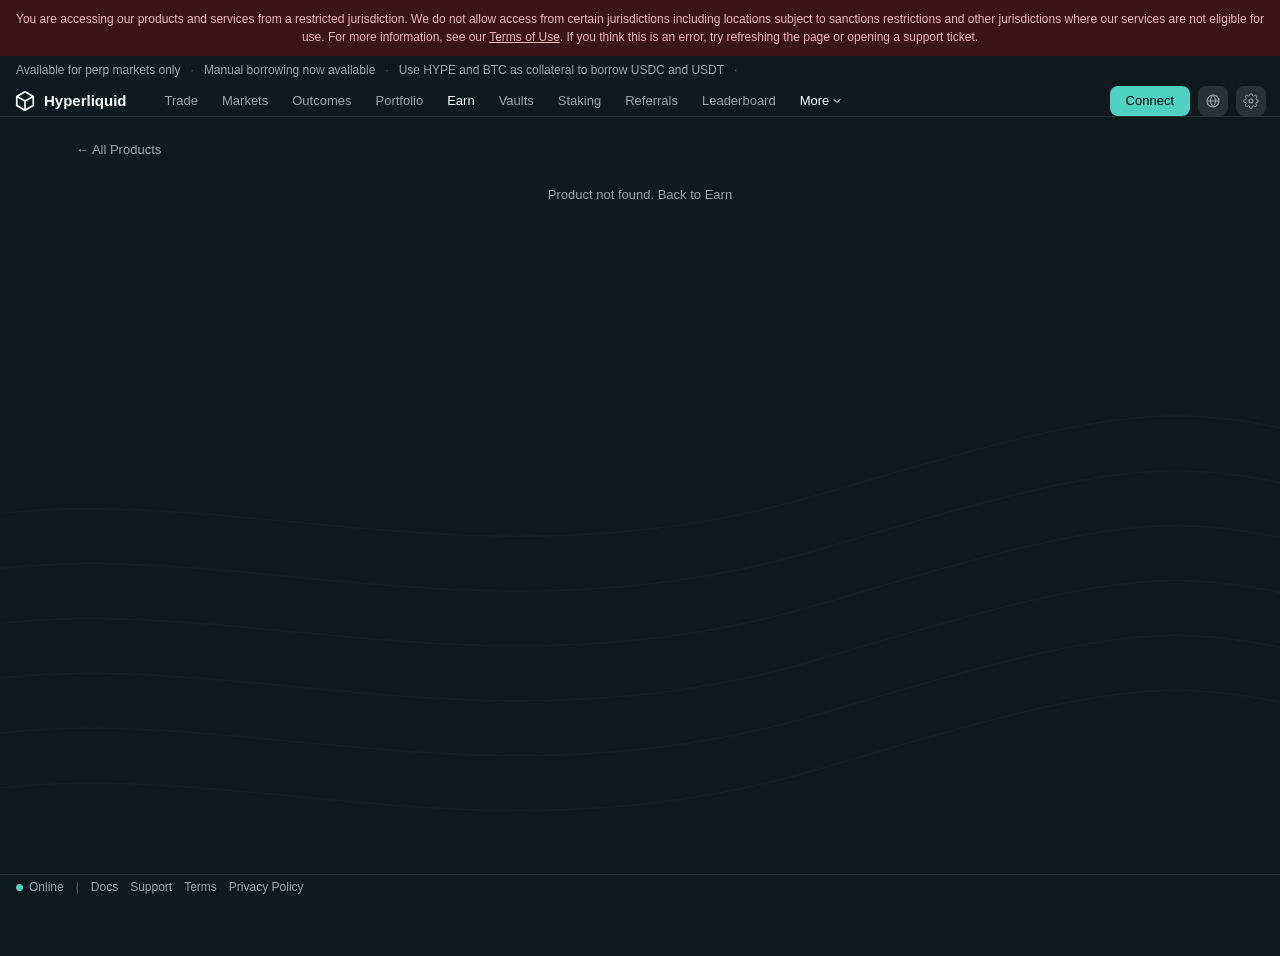
<file: earn-detail.html>
<!DOCTYPE html>
<html lang="en">
<head>
  <meta charset="UTF-8" />
  <meta name="viewport" content="width=device-width, initial-scale=1.0" />
  <title>Earn · Product | Hyperliquid</title>
  <meta name="description" content="Product yield, history and your position on Hyperliquid Earn." />
  <meta name="color-scheme" content="dark" />
  <link rel="stylesheet" href="css/style.css?v=11" />
</head>
<body class="page-scroll">
  <!-- Restricted-jurisdiction notice (site-wide banner on the original) -->
  <div class="geo-banner">
    You are accessing our products and services from a restricted jurisdiction. We do not allow access from certain jurisdictions including locations subject to sanctions restrictions and other jurisdictions where our services are not eligible for use. For more information, see our <a href="#">Terms of Use</a>. If you think this is an error, try refreshing the page or opening a support ticket.
  </div>
  <svg class="page-waves" viewBox="0 0 1400 900" preserveAspectRatio="xMidYMid slice" aria-hidden="true"><g fill="none" stroke="#1d3a3e" stroke-width="1.5" opacity="0.55"><path d="M-100 700 C 200 620, 500 780, 900 660 S 1300 560, 1600 640"/><path d="M-100 760 C 200 680, 500 840, 900 720 S 1300 620, 1600 700"/><path d="M-100 820 C 200 740, 500 900, 900 780 S 1300 680, 1600 760"/><path d="M-100 880 C 200 800, 500 960, 900 840 S 1300 740, 1600 820"/><path d="M-100 640 C 200 560, 500 720, 900 600 S 1300 500, 1600 580"/><path d="M-100 580 C 200 500, 500 660, 900 540 S 1300 440, 1600 520"/></g></svg>
  <div class="app">
    <!-- ============ Announcements ticker ============ -->
    <div class="announcements announcements--open" id="announcements">
      <div class="announcements__track">
        <span class="announcements__item">Available for perp markets only</span>
        <span class="announcements__sep">·</span>
        <span class="announcements__item">Manual borrowing now available</span>
        <span class="announcements__sep">·</span>
        <span class="announcements__item">Use HYPE and BTC as collateral to borrow USDC and USDT</span>
        <span class="announcements__sep">·</span>
      </div>
    </div>

    <!-- ============ Top navigation ============ -->
    <header class="topnav">
      <a class="topnav__logo" href="index.html">
        <svg viewBox="0 0 24 24" width="22" height="22" aria-hidden="true"><path d="M12 2 3 7v10l9 5 9-5V7l-9-5z" fill="none" stroke="currentColor" stroke-width="1.8" stroke-linejoin="round"/><path d="M12 22V12M3 7l9 5 9-5" fill="none" stroke="currentColor" stroke-width="1.8" stroke-linejoin="round"/></svg>
        <span>Hyperliquid</span>
      </a>
      <nav class="topnav__links">
        <a href="index.html" class="topnav__link">Trade</a>
        <a href="markets.html" class="topnav__link">Markets</a>
        <a href="outcomes.html" class="topnav__link">Outcomes</a>
        <a href="portfolio.html" class="topnav__link">Portfolio</a>
        <a href="earn.html" class="topnav__link topnav__link--active">Earn</a>
        <a href="vaults.html" class="topnav__link">Vaults</a>
        <a href="earn.html" class="topnav__link">Staking</a>
        <a href="referrals.html" class="topnav__link">Referrals</a>
        <a href="leaderboard.html" class="topnav__link">Leaderboard</a>
        <div class="topnav__more">
        <button type="button" class="topnav__link topnav__link--more" id="moreToggle" aria-haspopup="true" aria-expanded="false" aria-controls="moreMenu">More<svg viewBox="0 0 24 24" width="12" height="12"><path d="M6 9l6 6 6-6" fill="none" stroke="currentColor" stroke-width="2" stroke-linecap="round" stroke-linejoin="round"/></svg></button>
        <div class="dropdown" id="moreMenu" role="menu">
          <a href="https://hyperliquid.gitbook.io" target="_blank" rel="noopener" role="menuitem">Documentation</a>
          <a href="https://discord.gg/hyperliquid" target="_blank" rel="noopener" role="menuitem">Discord</a>
          <a href="https://twitter.com/hyperliquid" target="_blank" rel="noopener" role="menuitem">Twitter</a>
        </div>
      </div>
      </nav>
      <div class="topnav__actions">
        <button class="btn btn--primary" id="connectBtn">Connect</button>
        <button class="iconbtn" title="Network" aria-label="Network">
          <svg viewBox="0 0 24 24" width="16" height="16"><circle cx="12" cy="12" r="9" fill="none" stroke="currentColor" stroke-width="1.6"/><path d="M3 12h18M12 3c2.5 2.6 3.8 5.6 3.8 9S14.5 18.4 12 21c-2.5-2.6-3.8-5.6-3.8-9S9.5 5.6 12 3z" fill="none" stroke="currentColor" stroke-width="1.6"/></svg>
        </button>
        <button class="iconbtn" title="Settings" aria-label="Settings">
          <svg viewBox="0 0 24 24" width="16" height="16"><circle cx="12" cy="12" r="3" fill="none" stroke="currentColor" stroke-width="1.6"/><path d="M19.4 15a1.7 1.7 0 0 0 .34 1.87l.06.06a2 2 0 1 1-2.83 2.83l-.06-.06a1.7 1.7 0 0 0-1.87-.34 1.7 1.7 0 0 0-1.03 1.56V21a2 2 0 1 1-4 0v-.09a1.7 1.7 0 0 0-1.11-1.56 1.7 1.7 0 0 0-1.87.34l-.06.06a2 2 0 1 1-2.83-2.83l.06-.06a1.7 1.7 0 0 0 .34-1.87 1.7 1.7 0 0 0-1.56-1.03H3a2 2 0 1 1 0-4h.09A1.7 1.7 0 0 0 4.65 8.7a1.7 1.7 0 0 0-.34-1.87l-.06-.06a2 2 0 1 1 2.83-2.83l.06.06a1.7 1.7 0 0 0 1.87.34h.08a1.7 1.7 0 0 0 1.03-1.56V3a2 2 0 1 1 4 0v.09c0 .68.4 1.3 1.03 1.56a1.7 1.7 0 0 0 1.87-.34l.06-.06a2 2 0 1 1 2.83 2.83l-.06.06a1.7 1.7 0 0 0-.34 1.87v.08c.26.63.9 1.03 1.56 1.03H21a2 2 0 1 1 0 4h-.09c-.68 0-1.3.4-1.51 1.03z" fill="none" stroke="currentColor" stroke-width="1.4"/></svg>
        </button>
      </div>
    </header>

    <main>
      <div class="page">
        <a class="ed-back" href="earn.html">← All Products</a>
        <div id="edRoot"><!-- filled by js/sections.js initEarnDetail() --></div>
      </div>
    </main>

    <!-- ============ Footer ============ -->
    <footer class="footer">
      <span class="footer__status"><i class="dot dot--online"></i>Online</span>
      <span class="footer__sep">|</span>
      <a href="#">Docs</a><a href="#">Support</a><a href="#">Terms</a><a href="#">Privacy Policy</a>
    </footer>
  </div>

  <script src="js/sections.js?v=3"></script>
  <script src="js/more.js?v=1"></script>
</body>
</html>
</file>
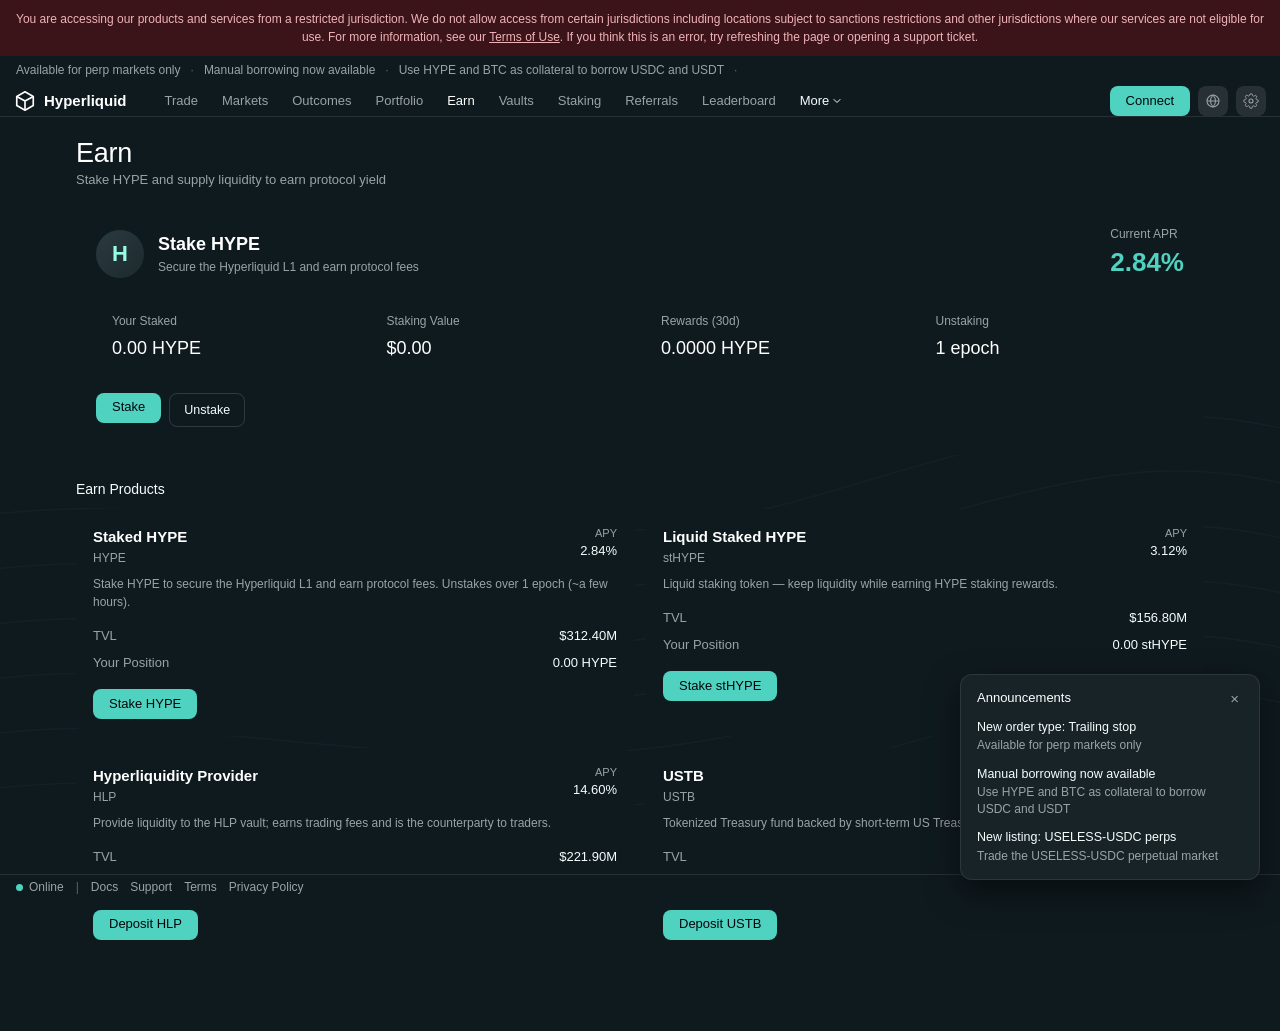
<file: earn.html>
<!DOCTYPE html>
<html lang="en">
<head>
  <meta charset="UTF-8" />
  <meta name="viewport" content="width=device-width, initial-scale=1.0" />
  <title>Earn | Hyperliquid</title>
  <meta name="description" content="Stake HYPE and supply liquidity to earn protocol yield on Hyperliquid." />
  <meta name="color-scheme" content="dark" />
  <link rel="stylesheet" href="css/style.css?v=11" />
</head>
<body class="page-scroll">
  <!-- Restricted-jurisdiction notice (site-wide banner on the original) -->
  <div class="geo-banner">
    You are accessing our products and services from a restricted jurisdiction. We do not allow access from certain jurisdictions including locations subject to sanctions restrictions and other jurisdictions where our services are not eligible for use. For more information, see our <a href="#">Terms of Use</a>. If you think this is an error, try refreshing the page or opening a support ticket.
  </div>
  <svg class="page-waves" viewBox="0 0 1400 900" preserveAspectRatio="xMidYMid slice" aria-hidden="true"><g fill="none" stroke="#1d3a3e" stroke-width="1.5" opacity="0.55"><path d="M-100 700 C 200 620, 500 780, 900 660 S 1300 560, 1600 640"/><path d="M-100 760 C 200 680, 500 840, 900 720 S 1300 620, 1600 700"/><path d="M-100 820 C 200 740, 500 900, 900 780 S 1300 680, 1600 760"/><path d="M-100 880 C 200 800, 500 960, 900 840 S 1300 740, 1600 820"/><path d="M-100 640 C 200 560, 500 720, 900 600 S 1300 500, 1600 580"/><path d="M-100 580 C 200 500, 500 660, 900 540 S 1300 440, 1600 520"/></g></svg>
  <div class="app">
    <!-- ============ Announcements ticker ============ -->
    <div class="announcements announcements--open" id="announcements">
      <div class="announcements__track">
        <span class="announcements__item">Available for perp markets only</span>
        <span class="announcements__sep">·</span>
        <span class="announcements__item">Manual borrowing now available</span>
        <span class="announcements__sep">·</span>
        <span class="announcements__item">Use HYPE and BTC as collateral to borrow USDC and USDT</span>
        <span class="announcements__sep">·</span>
      </div>
    </div>

    <!-- ============ Top navigation ============ -->
    <header class="topnav">
      <a class="topnav__logo" href="index.html">
        <svg viewBox="0 0 24 24" width="22" height="22" aria-hidden="true"><path d="M12 2 3 7v10l9 5 9-5V7l-9-5z" fill="none" stroke="currentColor" stroke-width="1.8" stroke-linejoin="round"/><path d="M12 22V12M3 7l9 5 9-5" fill="none" stroke="currentColor" stroke-width="1.8" stroke-linejoin="round"/></svg>
        <span>Hyperliquid</span>
      </a>
      <nav class="topnav__links">
        <a href="index.html" class="topnav__link">Trade</a>
        <a href="markets.html" class="topnav__link">Markets</a>
        <a href="outcomes.html" class="topnav__link">Outcomes</a>
        <a href="portfolio.html" class="topnav__link">Portfolio</a>
        <a href="earn.html" class="topnav__link topnav__link--active">Earn</a>
        <a href="vaults.html" class="topnav__link">Vaults</a>
        <a href="earn.html" class="topnav__link">Staking</a>
        <a href="referrals.html" class="topnav__link">Referrals</a>
        <a href="leaderboard.html" class="topnav__link">Leaderboard</a>
        <div class="topnav__more">
        <button type="button" class="topnav__link topnav__link--more" id="moreToggle" aria-haspopup="true" aria-expanded="false" aria-controls="moreMenu">More<svg viewBox="0 0 24 24" width="12" height="12"><path d="M6 9l6 6 6-6" fill="none" stroke="currentColor" stroke-width="2" stroke-linecap="round" stroke-linejoin="round"/></svg></button>
        <div class="dropdown" id="moreMenu" role="menu">
          <a href="https://hyperliquid.gitbook.io" target="_blank" rel="noopener" role="menuitem">Documentation</a>
          <a href="https://discord.gg/hyperliquid" target="_blank" rel="noopener" role="menuitem">Discord</a>
          <a href="https://twitter.com/hyperliquid" target="_blank" rel="noopener" role="menuitem">Twitter</a>
        </div>
      </div>
      </nav>
      <div class="topnav__actions">
        <button class="btn btn--primary" id="connectBtn">Connect</button>
        <button class="iconbtn" title="Network" aria-label="Network">
          <svg viewBox="0 0 24 24" width="16" height="16"><circle cx="12" cy="12" r="9" fill="none" stroke="currentColor" stroke-width="1.6"/><path d="M3 12h18M12 3c2.5 2.6 3.8 5.6 3.8 9S14.5 18.4 12 21c-2.5-2.6-3.8-5.6-3.8-9S9.5 5.6 12 3z" fill="none" stroke="currentColor" stroke-width="1.6"/></svg>
        </button>
        <button class="iconbtn" title="Settings" aria-label="Settings">
          <svg viewBox="0 0 24 24" width="16" height="16"><circle cx="12" cy="12" r="3" fill="none" stroke="currentColor" stroke-width="1.6"/><path d="M19.4 15a1.7 1.7 0 0 0 .34 1.87l.06.06a2 2 0 1 1-2.83 2.83l-.06-.06a1.7 1.7 0 0 0-1.87-.34 1.7 1.7 0 0 0-1.03 1.56V21a2 2 0 1 1-4 0v-.09a1.7 1.7 0 0 0-1.11-1.56 1.7 1.7 0 0 0-1.87.34l-.06.06a2 2 0 1 1-2.83-2.83l.06-.06a1.7 1.7 0 0 0 .34-1.87 1.7 1.7 0 0 0-1.56-1.03H3a2 2 0 1 1 0-4h.09A1.7 1.7 0 0 0 4.65 8.7a1.7 1.7 0 0 0-.34-1.87l-.06-.06a2 2 0 1 1 2.83-2.83l.06.06a1.7 1.7 0 0 0 1.87.34h.08a1.7 1.7 0 0 0 1.03-1.56V3a2 2 0 1 1 4 0v.09c0 .68.4 1.3 1.03 1.56a1.7 1.7 0 0 0 1.87-.34l.06-.06a2 2 0 1 1 2.83 2.83l-.06.06a1.7 1.7 0 0 0-.34 1.87v.08c.26.63.9 1.03 1.56 1.03H21a2 2 0 1 1 0 4h-.09c-.68 0-1.3.4-1.51 1.03z" fill="none" stroke="currentColor" stroke-width="1.4"/></svg>
        </button>
      </div>
    </header>

    <main>
      <div class="page" id="earnRoot">
        <div class="page__head">
          <div>
            <h1 class="page__title">Earn</h1>
            <div class="page__sub">Stake HYPE and supply liquidity to earn protocol yield</div>
          </div>
        </div>

        <!-- HYPE staking panel -->
        <div class="card card--pad" style="padding:20px; margin-bottom:24px">
          <div class="earn-hero">
            <div class="earn-hero__id">
              <div class="earn-coin">H</div>
              <div>
                <div class="earn-hero__title">Stake HYPE</div>
                <div class="earn-hero__sub">Secure the Hyperliquid L1 and earn protocol fees</div>
              </div>
            </div>
            <div class="text-right">
              <div class="statgrid__label">Current APR</div>
              <div class="earn-apr" id="earnApr">—</div>
            </div>
          </div>

          <div class="statgrid" style="margin-top:18px; margin-bottom:0">
            <div class="card card--pad"><div class="statgrid__label">Your Staked</div><div class="statgrid__value" id="stakedAmt" style="font-size:18px">0.00 HYPE</div></div>
            <div class="card card--pad"><div class="statgrid__label">Staking Value</div><div class="statgrid__value" id="stakedVal" style="font-size:18px">$0.00</div></div>
            <div class="card card--pad"><div class="statgrid__label">Rewards (30d)</div><div class="statgrid__value" id="stakedRew" style="font-size:18px">0.0000 HYPE</div></div>
            <div class="card card--pad"><div class="statgrid__label">Unstaking</div><div class="statgrid__value" style="font-size:18px">1 epoch</div></div>
          </div>

          <div style="display:flex; gap:8px; margin-top:18px">
            <button class="btn btn--primary" id="earnStake">Stake</button>
            <button class="btn btn-outline" id="earnUnstake">Unstake</button>
          </div>
          <div class="ref-meta" id="earnMsg"></div>
        </div>

        <!-- Earn products -->
        <h2 class="section-title">Earn Products</h2>
        <div class="product-grid" id="earnGrid"></div>
      </div>
    </main>

    <!-- ============ Announcements popup ============ -->
    <div class="announce-pop" id="announcePop">
      <div class="announce-pop__head">
        <span>Announcements</span>
        <button class="announce-pop__close" aria-label="Close" onclick="document.getElementById('announcePop').style.display='none'">×</button>
      </div>
      <div class="announce-pop__item">
        <div class="announce-pop__title">New order type: Trailing stop</div>
        <div class="announce-pop__desc">Available for perp markets only</div>
      </div>
      <div class="announce-pop__item">
        <div class="announce-pop__title">Manual borrowing now available</div>
        <div class="announce-pop__desc">Use HYPE and BTC as collateral to borrow USDC and USDT</div>
      </div>
      <div class="announce-pop__item">
        <div class="announce-pop__title">New listing: USELESS-USDC perps</div>
        <div class="announce-pop__desc">Trade the USELESS-USDC perpetual market</div>
      </div>
    </div>

    <footer class="footer">
      <span class="footer__status"><i class="dot dot--online"></i>Online</span>
      <span class="footer__sep">|</span>
      <a href="#">Docs</a><a href="#">Support</a><a href="#">Terms</a><a href="#">Privacy Policy</a>
    </footer>
  </div>

  <script src="js/pages.js?v=7"></script>
  <script src="js/sections.js?v=3"></script>
  <script src="js/more.js?v=1"></script>
</body>
</html>
</file>
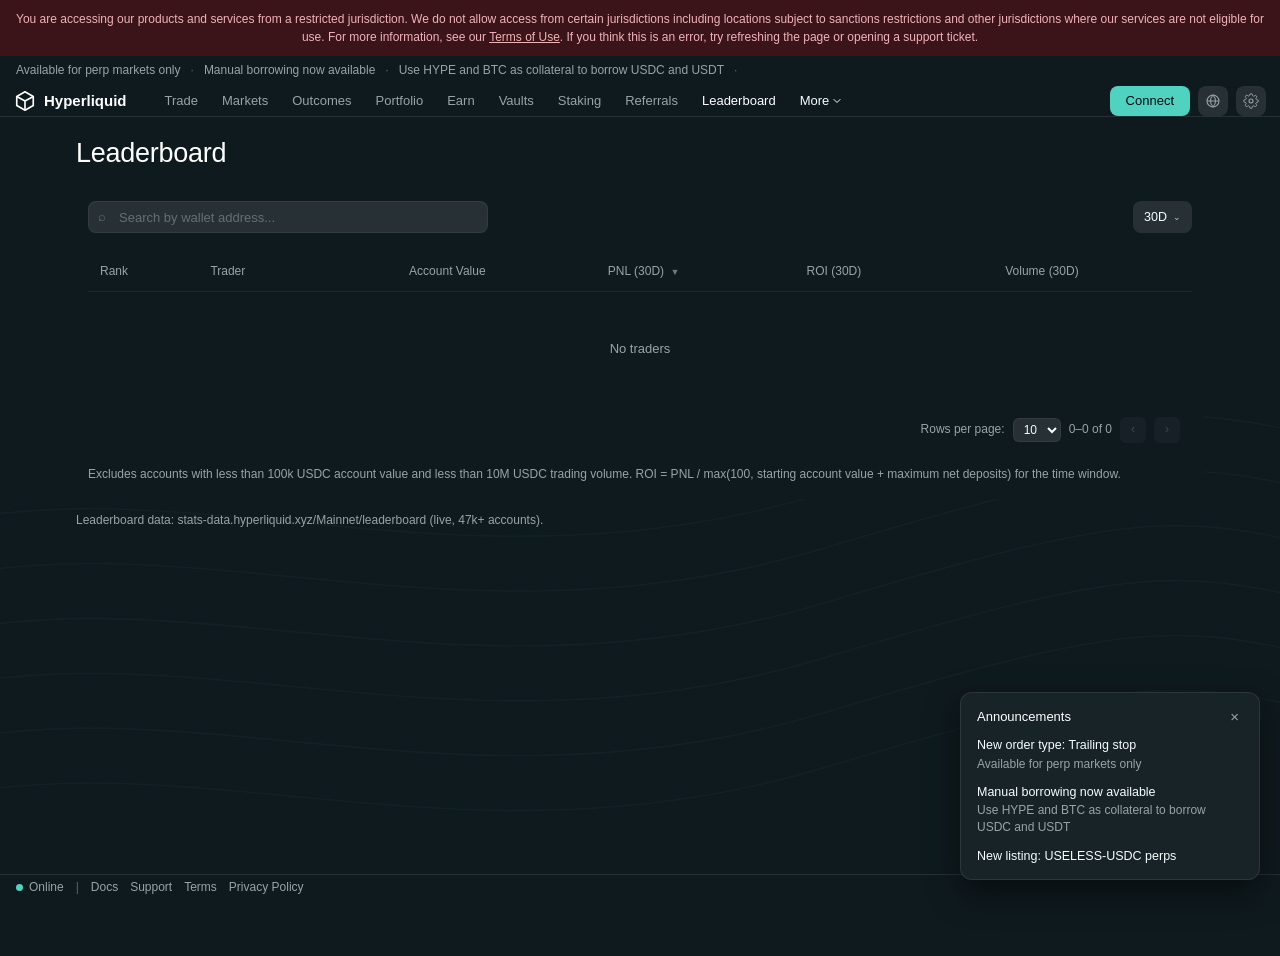
<file: leaderboard.html>
<!DOCTYPE html>
<html lang="en">
<head>
  <meta charset="UTF-8" />
  <meta name="viewport" content="width=device-width, initial-scale=1.0" />
  <title>Leaderboard | Hyperliquid</title>
  <meta name="description" content="Hyperliquid leaderboard — top traders ranked by PnL, ROI and volume." />
  <meta name="color-scheme" content="dark" />
  <link rel="stylesheet" href="css/style.css?v=11" />
</head>
<body class="page-scroll">
  <!-- Restricted-jurisdiction notice (site-wide banner on the original) -->
  <div class="geo-banner">
    You are accessing our products and services from a restricted jurisdiction. We do not allow access from certain jurisdictions including locations subject to sanctions restrictions and other jurisdictions where our services are not eligible for use. For more information, see our <a href="#">Terms of Use</a>. If you think this is an error, try refreshing the page or opening a support ticket.
  </div>
  <svg class="page-waves" viewBox="0 0 1400 900" preserveAspectRatio="xMidYMid slice" aria-hidden="true"><g fill="none" stroke="#1d3a3e" stroke-width="1.5" opacity="0.55"><path d="M-100 700 C 200 620, 500 780, 900 660 S 1300 560, 1600 640"/><path d="M-100 760 C 200 680, 500 840, 900 720 S 1300 620, 1600 700"/><path d="M-100 820 C 200 740, 500 900, 900 780 S 1300 680, 1600 760"/><path d="M-100 880 C 200 800, 500 960, 900 840 S 1300 740, 1600 820"/><path d="M-100 640 C 200 560, 500 720, 900 600 S 1300 500, 1600 580"/><path d="M-100 580 C 200 500, 500 660, 900 540 S 1300 440, 1600 520"/></g></svg>
  <div class="app">
    <!-- ============ Announcements ticker ============ -->
    <div class="announcements announcements--open" id="announcements">
      <div class="announcements__track">
        <span class="announcements__item">Available for perp markets only</span>
        <span class="announcements__sep">·</span>
        <span class="announcements__item">Manual borrowing now available</span>
        <span class="announcements__sep">·</span>
        <span class="announcements__item">Use HYPE and BTC as collateral to borrow USDC and USDT</span>
        <span class="announcements__sep">·</span>
      </div>
    </div>

    <!-- ============ Top navigation ============ -->
    <header class="topnav">
      <a class="topnav__logo" href="index.html">
        <svg viewBox="0 0 24 24" width="22" height="22" aria-hidden="true"><path d="M12 2 3 7v10l9 5 9-5V7l-9-5z" fill="none" stroke="currentColor" stroke-width="1.8" stroke-linejoin="round"/><path d="M12 22V12M3 7l9 5 9-5" fill="none" stroke="currentColor" stroke-width="1.8" stroke-linejoin="round"/></svg>
        <span>Hyperliquid</span>
      </a>
      <nav class="topnav__links">
        <a href="index.html" class="topnav__link">Trade</a>
        <a href="markets.html" class="topnav__link">Markets</a>
        <a href="outcomes.html" class="topnav__link">Outcomes</a>
        <a href="portfolio.html" class="topnav__link">Portfolio</a>
        <a href="earn.html" class="topnav__link">Earn</a>
        <a href="vaults.html" class="topnav__link">Vaults</a>
        <a href="earn.html" class="topnav__link">Staking</a>
        <a href="referrals.html" class="topnav__link">Referrals</a>
        <a href="leaderboard.html" class="topnav__link topnav__link--active">Leaderboard</a>
        <div class="topnav__more">
        <button type="button" class="topnav__link topnav__link--more" id="moreToggle" aria-haspopup="true" aria-expanded="false" aria-controls="moreMenu">More<svg viewBox="0 0 24 24" width="12" height="12"><path d="M6 9l6 6 6-6" fill="none" stroke="currentColor" stroke-width="2" stroke-linecap="round" stroke-linejoin="round"/></svg></button>
        <div class="dropdown" id="moreMenu" role="menu">
          <a href="https://hyperliquid.gitbook.io" target="_blank" rel="noopener" role="menuitem">Documentation</a>
          <a href="https://discord.gg/hyperliquid" target="_blank" rel="noopener" role="menuitem">Discord</a>
          <a href="https://twitter.com/hyperliquid" target="_blank" rel="noopener" role="menuitem">Twitter</a>
        </div>
      </div>
      </nav>
      <div class="topnav__actions">
        <button class="btn btn--primary" id="connectBtn">Connect</button>
        <button class="iconbtn" title="Network" aria-label="Network">
          <svg viewBox="0 0 24 24" width="16" height="16"><circle cx="12" cy="12" r="9" fill="none" stroke="currentColor" stroke-width="1.6"/><path d="M3 12h18M12 3c2.5 2.6 3.8 5.6 3.8 9S14.5 18.4 12 21c-2.5-2.6-3.8-5.6-3.8-9S9.5 5.6 12 3z" fill="none" stroke="currentColor" stroke-width="1.6"/></svg>
        </button>
        <button class="iconbtn" title="Settings" aria-label="Settings">
          <svg viewBox="0 0 24 24" width="16" height="16"><circle cx="12" cy="12" r="3" fill="none" stroke="currentColor" stroke-width="1.6"/><path d="M19.4 15a1.7 1.7 0 0 0 .34 1.87l.06.06a2 2 0 1 1-2.83 2.83l-.06-.06a1.7 1.7 0 0 0-1.87-.34 1.7 1.7 0 0 0-1.03 1.56V21a2 2 0 1 1-4 0v-.09a1.7 1.7 0 0 0-1.11-1.56 1.7 1.7 0 0 0-1.87.34l-.06.06a2 2 0 1 1-2.83-2.83l.06-.06a1.7 1.7 0 0 0 .34-1.87 1.7 1.7 0 0 0-1.56-1.03H3a2 2 0 1 1 0-4h.09A1.7 1.7 0 0 0 4.65 8.7a1.7 1.7 0 0 0-.34-1.87l-.06-.06a2 2 0 1 1 2.83-2.83l.06.06a1.7 1.7 0 0 0 1.87.34h.08a1.7 1.7 0 0 0 1.03-1.56V3a2 2 0 1 1 4 0v.09c0 .68.4 1.3 1.03 1.56a1.7 1.7 0 0 0 1.87-.34l.06-.06a2 2 0 1 1 2.83 2.83l-.06.06a1.7 1.7 0 0 0-.34 1.87v.08c.26.63.9 1.03 1.56 1.03H21a2 2 0 1 1 0 4h-.09c-.68 0-1.3.4-1.51 1.03z" fill="none" stroke="currentColor" stroke-width="1.4"/></svg>
        </button>
      </div>
    </header>

    <main>
      <div class="page">
        <div class="page__head" style="margin-bottom:8px">
          <h1 class="page__title">Leaderboard</h1>
        </div>

        <div class="card card--pad" style="padding-bottom:16px">
          <!-- Toolbar: search + time window -->
          <div class="toolbar">
            <div class="search">
              <span class="search__icon">⌕</span>
              <input type="text" id="lbSearch" placeholder="Search by wallet address..." />
            </div>
            <div class="dd" id="lbTimeDd" style="margin-left:auto">
              <button class="dd__trigger" id="lbTimeTrigger"><span id="lbTimeLabel">30D</span><span class="dd__caret">⌄</span></button>
              <div class="dd__menu" id="lbTimeMenu">
                <button class="dd__item" data-window="day"><span class="dd__check"></span>1D</button>
                <button class="dd__item" data-window="week"><span class="dd__check"></span>7D</button>
                <button class="dd__item dd__item--active" data-window="month"><span class="dd__check">✓</span>30D</button>
                <button class="dd__item" data-window="allTime"><span class="dd__check"></span>All</button>
              </div>
            </div>
          </div>

          <div class="table-wrap" style="margin-top:20px;background:none">
            <div class="table-scroll">
              <table class="dt" id="lbTable">
                <thead>
                  <tr>
                    <th style="width:10%">Rank</th>
                    <th style="width:18%">Trader</th>
                    <th class="sortable num" style="width:18%" data-key="accountValue">Account Value</th>
                    <th class="sortable num" style="width:18%" data-key="pnl">PNL (<span class="lb-window-label">30D</span>)</th>
                    <th class="sortable num" style="width:18%" data-key="roi">ROI (<span class="lb-window-label">30D</span>)</th>
                    <th class="sortable num" style="width:18%" data-key="vlm">Volume (<span class="lb-window-label">30D</span>)</th>
                  </tr>
                </thead>
                <tbody id="lbRows"></tbody>
              </table>
            </div>
            <div class="empty-state" id="lbEmpty" style="display:none">No traders</div>
            <div class="pagination">
              <span>Rows per page:</span>
              <select id="lbRpp">
                <option>5</option><option selected>10</option><option>25</option><option>50</option>
              </select>
              <span id="lbPageInfo"></span>
              <button id="lbPrev">‹</button>
              <button id="lbNext">›</button>
            </div>
          </div>

          <p class="method-note">
            Excludes accounts with less than 100k USDC account value and less than 10M USDC trading volume.
            ROI = PNL / max(100, starting account value + maximum net deposits) for the time window.
          </p>
        </div>

        <p class="method-note">Leaderboard data: stats-data.hyperliquid.xyz/Mainnet/leaderboard (live, 47k+ accounts).</p>
      </div>
    </main>

    <!-- Announcements popup (bottom-right card on the original) -->
    <div class="announce-pop" id="announcePop">
      <div class="announce-pop__head">
        <span>Announcements</span>
        <button class="announce-pop__close" aria-label="Close" onclick="document.getElementById('announcePop').style.display='none'">×</button>
      </div>
      <div class="announce-pop__item">
        <div class="announce-pop__title">New order type: Trailing stop</div>
        <div class="announce-pop__desc">Available for perp markets only</div>
      </div>
      <div class="announce-pop__item">
        <div class="announce-pop__title">Manual borrowing now available</div>
        <div class="announce-pop__desc">Use HYPE and BTC as collateral to borrow USDC and USDT</div>
      </div>
      <div class="announce-pop__item">
        <div class="announce-pop__title">New listing: USELESS-USDC perps</div>
      </div>
    </div>

    <footer class="footer">
      <span class="footer__status"><i class="dot dot--online"></i>Online</span>
      <span class="footer__sep">|</span>
      <a href="#">Docs</a><a href="#">Support</a><a href="#">Terms</a><a href="#">Privacy Policy</a>
    </footer>
  </div>

  <script src="js/pages.js?v=7"></script>
  <script src="js/more.js?v=1"></script>
</body>
</html>
</file>
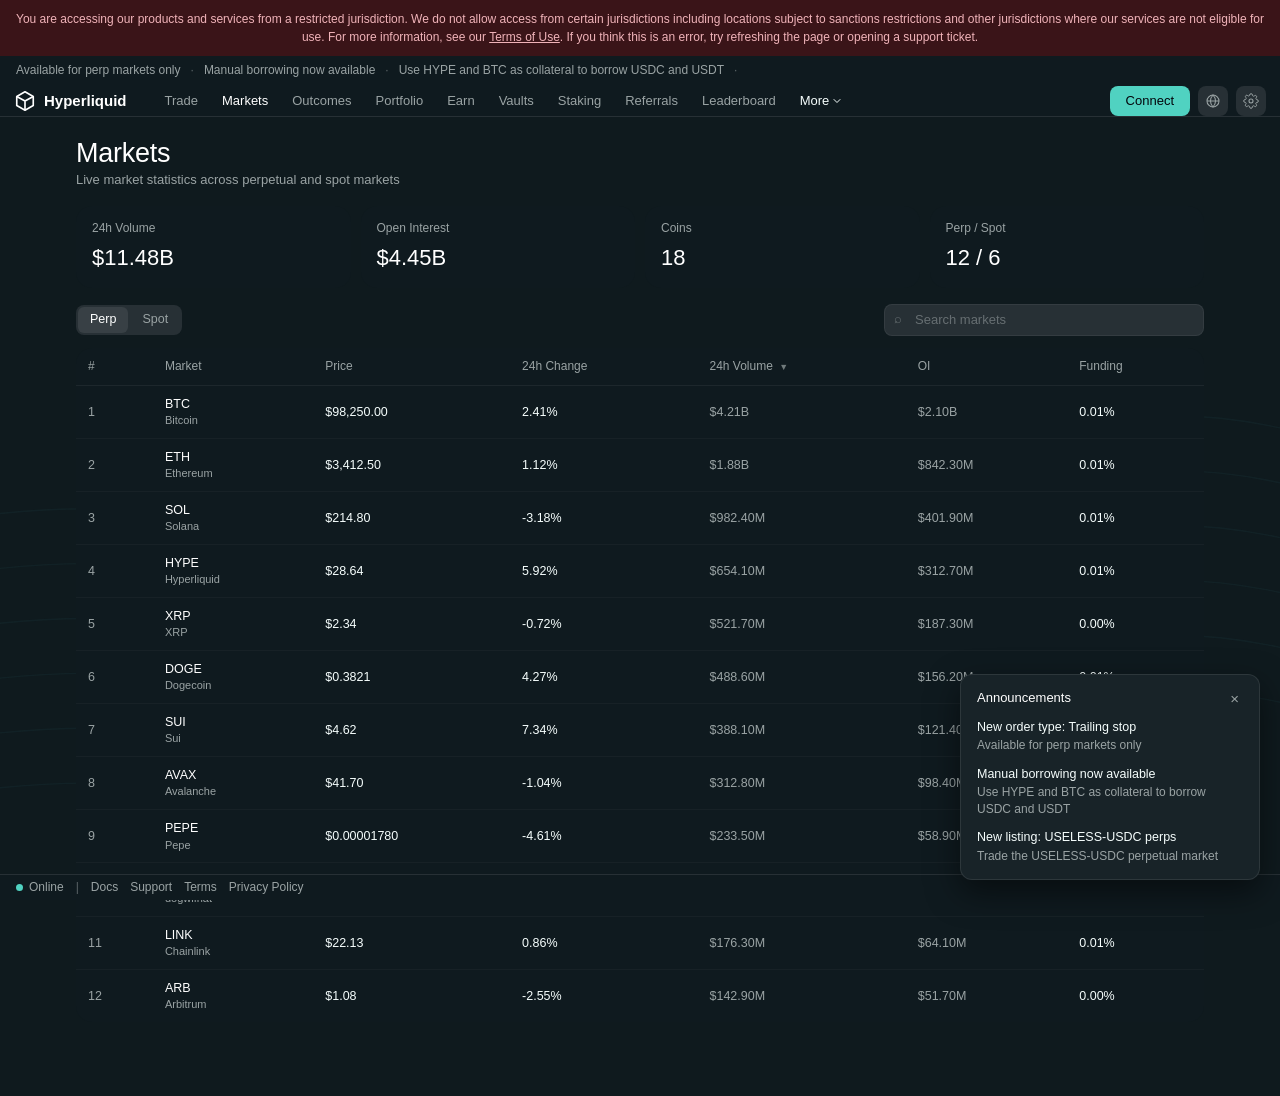
<file: markets.html>
<!DOCTYPE html>
<html lang="en">
<head>
  <meta charset="UTF-8" />
  <meta name="viewport" content="width=device-width, initial-scale=1.0" />
  <title>Markets | Hyperliquid</title>
  <meta name="description" content="Live market statistics across perpetual and spot markets on Hyperliquid." />
  <meta name="color-scheme" content="dark" />
  <link rel="stylesheet" href="css/style.css?v=11" />
</head>
<body class="page-scroll">
  <!-- Restricted-jurisdiction notice (site-wide banner on the original) -->
  <div class="geo-banner">
    You are accessing our products and services from a restricted jurisdiction. We do not allow access from certain jurisdictions including locations subject to sanctions restrictions and other jurisdictions where our services are not eligible for use. For more information, see our <a href="#">Terms of Use</a>. If you think this is an error, try refreshing the page or opening a support ticket.
  </div>
  <svg class="page-waves" viewBox="0 0 1400 900" preserveAspectRatio="xMidYMid slice" aria-hidden="true"><g fill="none" stroke="#1d3a3e" stroke-width="1.5" opacity="0.55"><path d="M-100 700 C 200 620, 500 780, 900 660 S 1300 560, 1600 640"/><path d="M-100 760 C 200 680, 500 840, 900 720 S 1300 620, 1600 700"/><path d="M-100 820 C 200 740, 500 900, 900 780 S 1300 680, 1600 760"/><path d="M-100 880 C 200 800, 500 960, 900 840 S 1300 740, 1600 820"/><path d="M-100 640 C 200 560, 500 720, 900 600 S 1300 500, 1600 580"/><path d="M-100 580 C 200 500, 500 660, 900 540 S 1300 440, 1600 520"/></g></svg>
  <div class="app">
    <!-- ============ Announcements ticker ============ -->
    <div class="announcements announcements--open" id="announcements">
      <div class="announcements__track">
        <span class="announcements__item">Available for perp markets only</span>
        <span class="announcements__sep">·</span>
        <span class="announcements__item">Manual borrowing now available</span>
        <span class="announcements__sep">·</span>
        <span class="announcements__item">Use HYPE and BTC as collateral to borrow USDC and USDT</span>
        <span class="announcements__sep">·</span>
      </div>
    </div>

    <!-- ============ Top navigation ============ -->
    <header class="topnav">
      <a class="topnav__logo" href="index.html">
        <svg viewBox="0 0 24 24" width="22" height="22" aria-hidden="true"><path d="M12 2 3 7v10l9 5 9-5V7l-9-5z" fill="none" stroke="currentColor" stroke-width="1.8" stroke-linejoin="round"/><path d="M12 22V12M3 7l9 5 9-5" fill="none" stroke="currentColor" stroke-width="1.8" stroke-linejoin="round"/></svg>
        <span>Hyperliquid</span>
      </a>
      <nav class="topnav__links">
        <a href="index.html" class="topnav__link">Trade</a>
        <a href="markets.html" class="topnav__link topnav__link--active">Markets</a>
        <a href="outcomes.html" class="topnav__link">Outcomes</a>
        <a href="portfolio.html" class="topnav__link">Portfolio</a>
        <a href="earn.html" class="topnav__link">Earn</a>
        <a href="vaults.html" class="topnav__link">Vaults</a>
        <a href="earn.html" class="topnav__link">Staking</a>
        <a href="referrals.html" class="topnav__link">Referrals</a>
        <a href="leaderboard.html" class="topnav__link">Leaderboard</a>
        <div class="topnav__more">
        <button type="button" class="topnav__link topnav__link--more" id="moreToggle" aria-haspopup="true" aria-expanded="false" aria-controls="moreMenu">More<svg viewBox="0 0 24 24" width="12" height="12"><path d="M6 9l6 6 6-6" fill="none" stroke="currentColor" stroke-width="2" stroke-linecap="round" stroke-linejoin="round"/></svg></button>
        <div class="dropdown" id="moreMenu" role="menu">
          <a href="https://hyperliquid.gitbook.io" target="_blank" rel="noopener" role="menuitem">Documentation</a>
          <a href="https://discord.gg/hyperliquid" target="_blank" rel="noopener" role="menuitem">Discord</a>
          <a href="https://twitter.com/hyperliquid" target="_blank" rel="noopener" role="menuitem">Twitter</a>
        </div>
      </div>
      </nav>
      <div class="topnav__actions">
        <button class="btn btn--primary" id="connectBtn">Connect</button>
        <button class="iconbtn" title="Network" aria-label="Network">
          <svg viewBox="0 0 24 24" width="16" height="16"><circle cx="12" cy="12" r="9" fill="none" stroke="currentColor" stroke-width="1.6"/><path d="M3 12h18M12 3c2.5 2.6 3.8 5.6 3.8 9S14.5 18.4 12 21c-2.5-2.6-3.8-5.6-3.8-9S9.5 5.6 12 3z" fill="none" stroke="currentColor" stroke-width="1.6"/></svg>
        </button>
        <button class="iconbtn" title="Settings" aria-label="Settings">
          <svg viewBox="0 0 24 24" width="16" height="16"><circle cx="12" cy="12" r="3" fill="none" stroke="currentColor" stroke-width="1.6"/><path d="M19.4 15a1.7 1.7 0 0 0 .34 1.87l.06.06a2 2 0 1 1-2.83 2.83l-.06-.06a1.7 1.7 0 0 0-1.87-.34 1.7 1.7 0 0 0-1.03 1.56V21a2 2 0 1 1-4 0v-.09a1.7 1.7 0 0 0-1.11-1.56 1.7 1.7 0 0 0-1.87.34l-.06.06a2 2 0 1 1-2.83-2.83l.06-.06a1.7 1.7 0 0 0 .34-1.87 1.7 1.7 0 0 0-1.56-1.03H3a2 2 0 1 1 0-4h.09A1.7 1.7 0 0 0 4.65 8.7a1.7 1.7 0 0 0-.34-1.87l-.06-.06a2 2 0 1 1 2.83-2.83l.06.06a1.7 1.7 0 0 0 1.87.34h.08a1.7 1.7 0 0 0 1.03-1.56V3a2 2 0 1 1 4 0v.09c0 .68.4 1.3 1.03 1.56a1.7 1.7 0 0 0 1.87-.34l.06-.06a2 2 0 1 1 2.83 2.83l-.06.06a1.7 1.7 0 0 0-.34 1.87v.08c.26.63.9 1.03 1.56 1.03H21a2 2 0 1 1 0 4h-.09c-.68 0-1.3.4-1.51 1.03z" fill="none" stroke="currentColor" stroke-width="1.4"/></svg>
        </button>
      </div>
    </header>

    <main>
      <div class="page" id="marketsRoot">
        <div class="page__head">
          <div>
            <h1 class="page__title">Markets</h1>
            <div class="page__sub">Live market statistics across perpetual and spot markets</div>
          </div>
        </div>

        <!-- Global stats bar -->
        <div class="statgrid">
          <div class="card card--pad"><div class="statgrid__label">24h Volume</div><div class="statgrid__value" id="mkVol">—</div></div>
          <div class="card card--pad"><div class="statgrid__label">Open Interest</div><div class="statgrid__value" id="mkOi">—</div></div>
          <div class="card card--pad"><div class="statgrid__label">Coins</div><div class="statgrid__value" id="mkCoins">—</div></div>
          <div class="card card--pad"><div class="statgrid__label">Perp / Spot</div><div class="statgrid__value" id="mkCounts">—</div></div>
        </div>

        <div class="section-actions">
          <div class="segmented" id="mkTabs">
            <button class="segmented--active" data-mktab="Perp">Perp</button>
            <button data-mktab="Spot">Spot</button>
          </div>
          <div class="search">
            <span class="search__icon">⌕</span>
            <input type="text" id="mkSearch" placeholder="Search markets" />
          </div>
        </div>

        <div class="table-wrap">
          <div class="table-scroll">
            <table class="dt">
              <thead>
                <tr>
                  <th class="num">#</th>
                  <th>Market</th>
                  <th class="num sortable" data-sort="p">Price <span class="sortarrow"></span></th>
                  <th class="num sortable" data-sort="c">24h Change <span class="sortarrow"></span></th>
                  <th class="num sortable" data-sort="v">24h Volume <span class="sortarrow"></span></th>
                  <th class="num sortable col-oi" data-sort="oi">OI <span class="sortarrow"></span></th>
                  <th class="num col-fund">Funding</th>
                </tr>
              </thead>
              <tbody id="mkBody"></tbody>
            </table>
          </div>
        </div>
      </div>
    </main>

    <!-- ============ Announcements popup ============ -->
    <div class="announce-pop" id="announcePop">
      <div class="announce-pop__head">
        <span>Announcements</span>
        <button class="announce-pop__close" aria-label="Close" onclick="document.getElementById('announcePop').style.display='none'">×</button>
      </div>
      <div class="announce-pop__item">
        <div class="announce-pop__title">New order type: Trailing stop</div>
        <div class="announce-pop__desc">Available for perp markets only</div>
      </div>
      <div class="announce-pop__item">
        <div class="announce-pop__title">Manual borrowing now available</div>
        <div class="announce-pop__desc">Use HYPE and BTC as collateral to borrow USDC and USDT</div>
      </div>
      <div class="announce-pop__item">
        <div class="announce-pop__title">New listing: USELESS-USDC perps</div>
        <div class="announce-pop__desc">Trade the USELESS-USDC perpetual market</div>
      </div>
    </div>

    <footer class="footer">
      <span class="footer__status"><i class="dot dot--online"></i>Online</span>
      <span class="footer__sep">|</span>
      <a href="#">Docs</a><a href="#">Support</a><a href="#">Terms</a><a href="#">Privacy Policy</a>
    </footer>
  </div>

  <script src="js/pages.js?v=7"></script>
  <script src="js/sections.js?v=3"></script>
  <script src="js/more.js?v=1"></script>
</body>
</html>
</file>
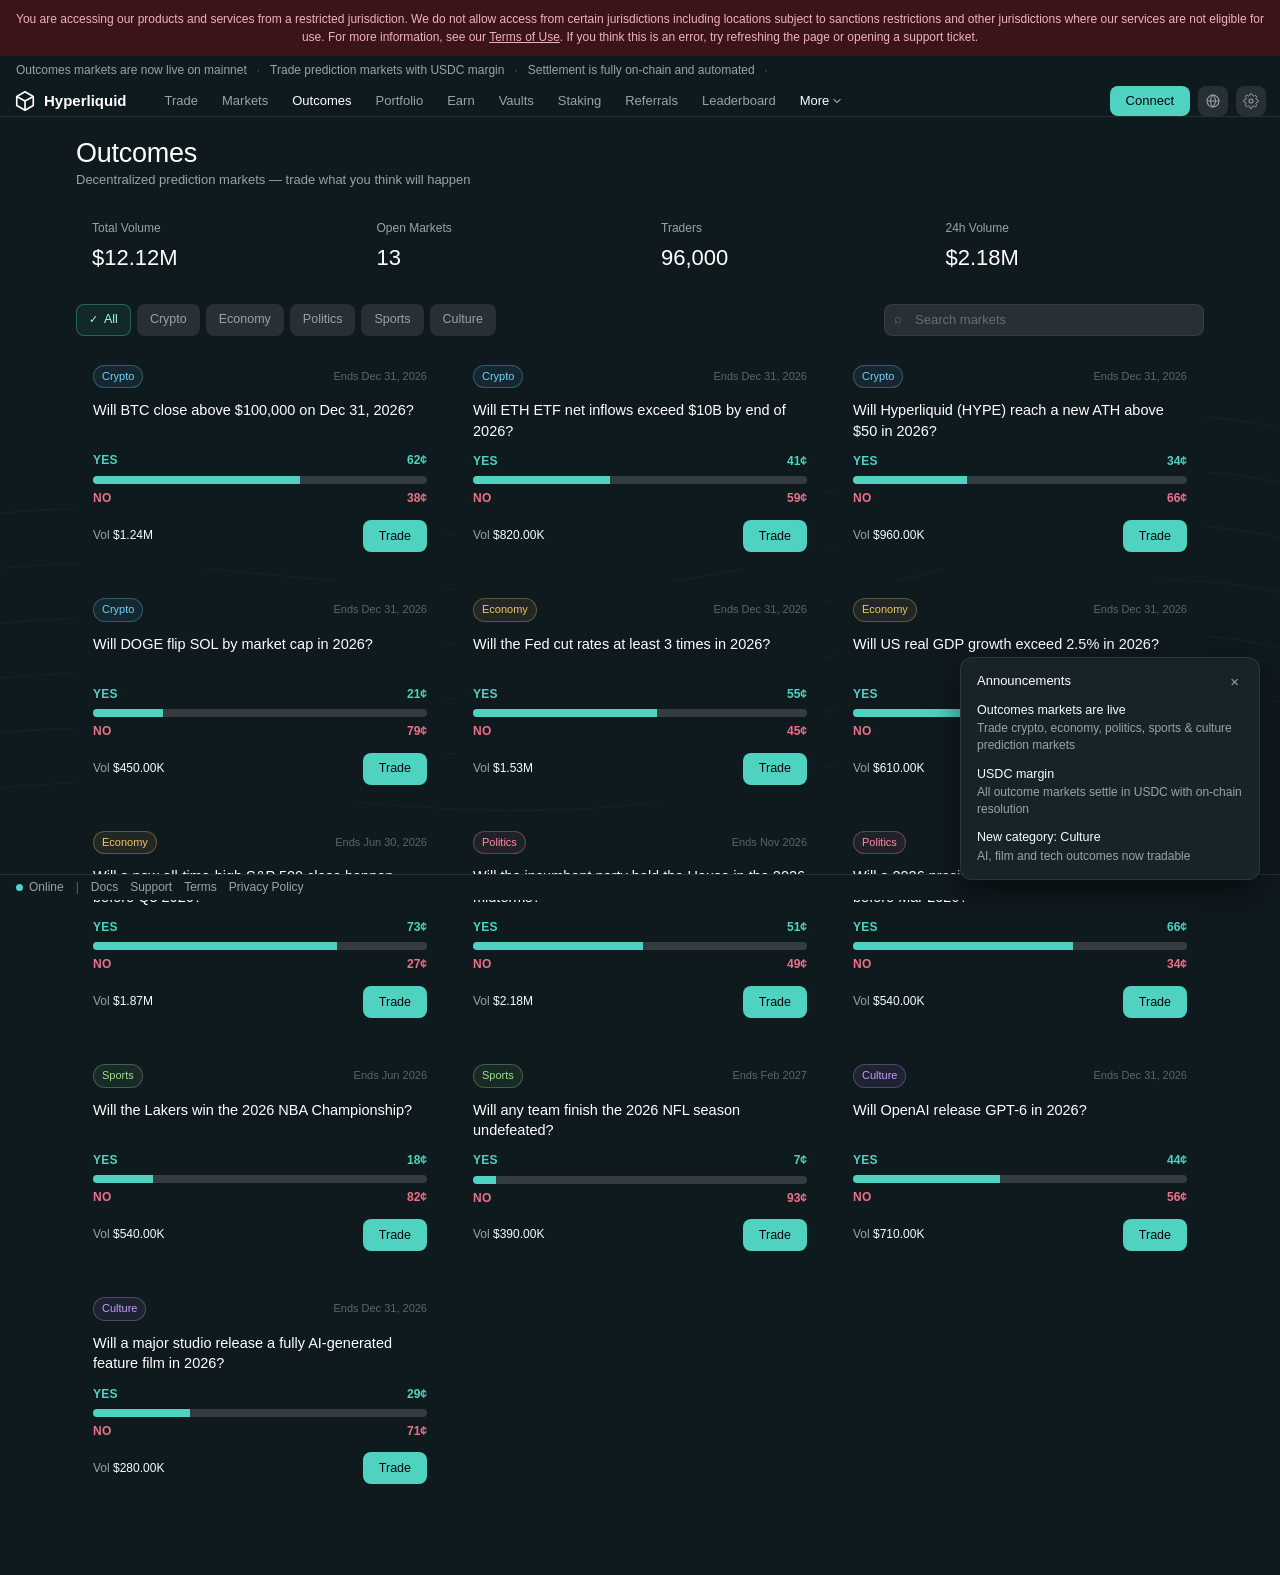
<file: outcomes.html>
<!DOCTYPE html>
<html lang="en">
<head>
  <meta charset="UTF-8" />
  <meta name="viewport" content="width=device-width, initial-scale=1.0" />
  <title>Outcomes | Hyperliquid</title>
  <meta name="description" content="Decentralized prediction markets on Hyperliquid. Trade outcomes on crypto, economy, politics, sports and culture." />
  <meta name="color-scheme" content="dark" />
  <link rel="stylesheet" href="css/style.css?v=11" />
</head>
<body class="page-scroll">
  <!-- Restricted-jurisdiction notice (site-wide banner on the original) -->
  <div class="geo-banner">
    You are accessing our products and services from a restricted jurisdiction. We do not allow access from certain jurisdictions including locations subject to sanctions restrictions and other jurisdictions where our services are not eligible for use. For more information, see our <a href="#">Terms of Use</a>. If you think this is an error, try refreshing the page or opening a support ticket.
  </div>
  <svg class="page-waves" viewBox="0 0 1400 900" preserveAspectRatio="xMidYMid slice" aria-hidden="true"><g fill="none" stroke="#1d3a3e" stroke-width="1.5" opacity="0.55"><path d="M-100 700 C 200 620, 500 780, 900 660 S 1300 560, 1600 640"/><path d="M-100 760 C 200 680, 500 840, 900 720 S 1300 620, 1600 700"/><path d="M-100 820 C 200 740, 500 900, 900 780 S 1300 680, 1600 760"/><path d="M-100 880 C 200 800, 500 960, 900 840 S 1300 740, 1600 820"/><path d="M-100 640 C 200 560, 500 720, 900 600 S 1300 500, 1600 580"/><path d="M-100 580 C 200 500, 500 660, 900 540 S 1300 440, 1600 520"/></g></svg>
  <div class="app">
    <!-- ============ Announcements ticker ============ -->
    <div class="announcements announcements--open" id="announcements">
      <div class="announcements__track">
        <span class="announcements__item">Outcomes markets are now live on mainnet</span>
        <span class="announcements__sep">·</span>
        <span class="announcements__item">Trade prediction markets with USDC margin</span>
        <span class="announcements__sep">·</span>
        <span class="announcements__item">Settlement is fully on-chain and automated</span>
        <span class="announcements__sep">·</span>
      </div>
    </div>

    <!-- ============ Top navigation ============ -->
    <header class="topnav">
      <a class="topnav__logo" href="index.html">
        <svg viewBox="0 0 24 24" width="22" height="22" aria-hidden="true"><path d="M12 2 3 7v10l9 5 9-5V7l-9-5z" fill="none" stroke="currentColor" stroke-width="1.8" stroke-linejoin="round"/><path d="M12 22V12M3 7l9 5 9-5" fill="none" stroke="currentColor" stroke-width="1.8" stroke-linejoin="round"/></svg>
        <span>Hyperliquid</span>
      </a>
      <nav class="topnav__links">
        <a href="index.html" class="topnav__link">Trade</a>
        <a href="markets.html" class="topnav__link">Markets</a>
        <a href="outcomes.html" class="topnav__link topnav__link--active">Outcomes</a>
        <a href="portfolio.html" class="topnav__link">Portfolio</a>
        <a href="earn.html" class="topnav__link">Earn</a>
        <a href="vaults.html" class="topnav__link">Vaults</a>
        <a href="earn.html" class="topnav__link">Staking</a>
        <a href="referrals.html" class="topnav__link">Referrals</a>
        <a href="leaderboard.html" class="topnav__link">Leaderboard</a>
        <div class="topnav__more">
          <button type="button" class="topnav__link topnav__link--more" id="moreToggle" aria-haspopup="true" aria-expanded="false" aria-controls="moreMenu">More<svg viewBox="0 0 24 24" width="12" height="12"><path d="M6 9l6 6 6-6" fill="none" stroke="currentColor" stroke-width="2" stroke-linecap="round" stroke-linejoin="round"/></svg></button>
          <div class="dropdown" id="moreMenu" role="menu">
            <a href="https://hyperliquid.gitbook.io" target="_blank" rel="noopener" role="menuitem">Documentation</a>
            <a href="https://discord.gg/hyperliquid" target="_blank" rel="noopener" role="menuitem">Discord</a>
            <a href="https://twitter.com/hyperliquid" target="_blank" rel="noopener" role="menuitem">Twitter</a>
          </div>
        </div>
      </nav>
      <div class="topnav__actions">
        <button class="btn btn--primary" id="connectBtn">Connect</button>
        <button class="iconbtn" title="Network" aria-label="Network">
          <svg viewBox="0 0 24 24" width="16" height="16"><circle cx="12" cy="12" r="9" fill="none" stroke="currentColor" stroke-width="1.6"/><path d="M3 12h18M12 3c2.5 2.6 3.8 5.6 3.8 9S14.5 18.4 12 21c-2.5-2.6-3.8-5.6-3.8-9S9.5 5.6 12 3z" fill="none" stroke="currentColor" stroke-width="1.6"/></svg>
        </button>
        <button class="iconbtn" title="Settings" aria-label="Settings">
          <svg viewBox="0 0 24 24" width="16" height="16"><circle cx="12" cy="12" r="3" fill="none" stroke="currentColor" stroke-width="1.6"/><path d="M19.4 15a1.7 1.7 0 0 0 .34 1.87l.06.06a2 2 0 1 1-2.83 2.83l-.06-.06a1.7 1.7 0 0 0-1.87-.34 1.7 1.7 0 0 0-1.03 1.56V21a2 2 0 1 1-4 0v-.09a1.7 1.7 0 0 0-1.11-1.56 1.7 1.7 0 0 0-1.87.34l-.06.06a2 2 0 1 1-2.83-2.83l.06-.06a1.7 1.7 0 0 0 .34-1.87 1.7 1.7 0 0 0-1.56-1.03H3a2 2 0 1 1 0-4h.09A1.7 1.7 0 0 0 4.65 8.7a1.7 1.7 0 0 0-.34-1.87l-.06-.06a2 2 0 1 1 2.83-2.83l.06.06a1.7 1.7 0 0 0 1.87.34h.08a1.7 1.7 0 0 0 1.03-1.56V3a2 2 0 1 1 4 0v.09c0 .68.4 1.3 1.03 1.56a1.7 1.7 0 0 0 1.87-.34l.06-.06a2 2 0 1 1 2.83 2.83l-.06.06a1.7 1.7 0 0 0-.34 1.87v.08c.26.63.9 1.03 1.56 1.03H21a2 2 0 1 1 0 4h-.09c-.68 0-1.3.4-1.51 1.03z" fill="none" stroke="currentColor" stroke-width="1.4"/></svg>
        </button>
      </div>
    </header>

    <main>
      <div class="page" id="outcomesRoot">
        <div class="page__head">
          <div>
            <h1 class="page__title">Outcomes</h1>
            <div class="page__sub">Decentralized prediction markets — trade what you think will happen</div>
          </div>
        </div>

        <!-- Global stats bar -->
        <div class="statgrid">
          <div class="card card--pad"><div class="statgrid__label">Total Volume</div><div class="statgrid__value" id="ocVol">—</div></div>
          <div class="card card--pad"><div class="statgrid__label">Open Markets</div><div class="statgrid__value" id="ocMarkets">—</div></div>
          <div class="card card--pad"><div class="statgrid__label">Traders</div><div class="statgrid__value" id="ocTraders">—</div></div>
          <div class="card card--pad"><div class="statgrid__label">24h Volume</div><div class="statgrid__value" id="ocDay">—</div></div>
        </div>

        <div class="section-actions">
          <div class="chips" id="ocCats"></div>
          <div class="search">
            <span class="search__icon">⌕</span>
            <input type="text" id="ocSearch" placeholder="Search markets" />
          </div>
        </div>

        <div class="oc-grid" id="ocGrid"></div>
        <div class="empty-state" id="ocEmpty" style="display:none">No markets match your filter.</div>
      </div>
    </main>

    <!-- ============ Announcements popup ============ -->
    <div class="announce-pop" id="announcePop">
      <div class="announce-pop__head">
        <span>Announcements</span>
        <button class="announce-pop__close" aria-label="Close" onclick="document.getElementById('announcePop').style.display='none'">×</button>
      </div>
      <div class="announce-pop__item">
        <div class="announce-pop__title">Outcomes markets are live</div>
        <div class="announce-pop__desc">Trade crypto, economy, politics, sports & culture prediction markets</div>
      </div>
      <div class="announce-pop__item">
        <div class="announce-pop__title">USDC margin</div>
        <div class="announce-pop__desc">All outcome markets settle in USDC with on-chain resolution</div>
      </div>
      <div class="announce-pop__item">
        <div class="announce-pop__title">New category: Culture</div>
        <div class="announce-pop__desc">AI, film and tech outcomes now tradable</div>
      </div>
    </div>

    <footer class="footer">
      <span class="footer__status"><i class="dot dot--online"></i>Online</span>
      <span class="footer__sep">|</span>
      <a href="#">Docs</a><a href="#">Support</a><a href="#">Terms</a><a href="#">Privacy Policy</a>
    </footer>
  </div>

  <script src="js/pages.js?v=7"></script>
  <script src="js/sections.js?v=3"></script>
  <script src="js/more.js?v=1"></script>
</body>
</html>
</file>
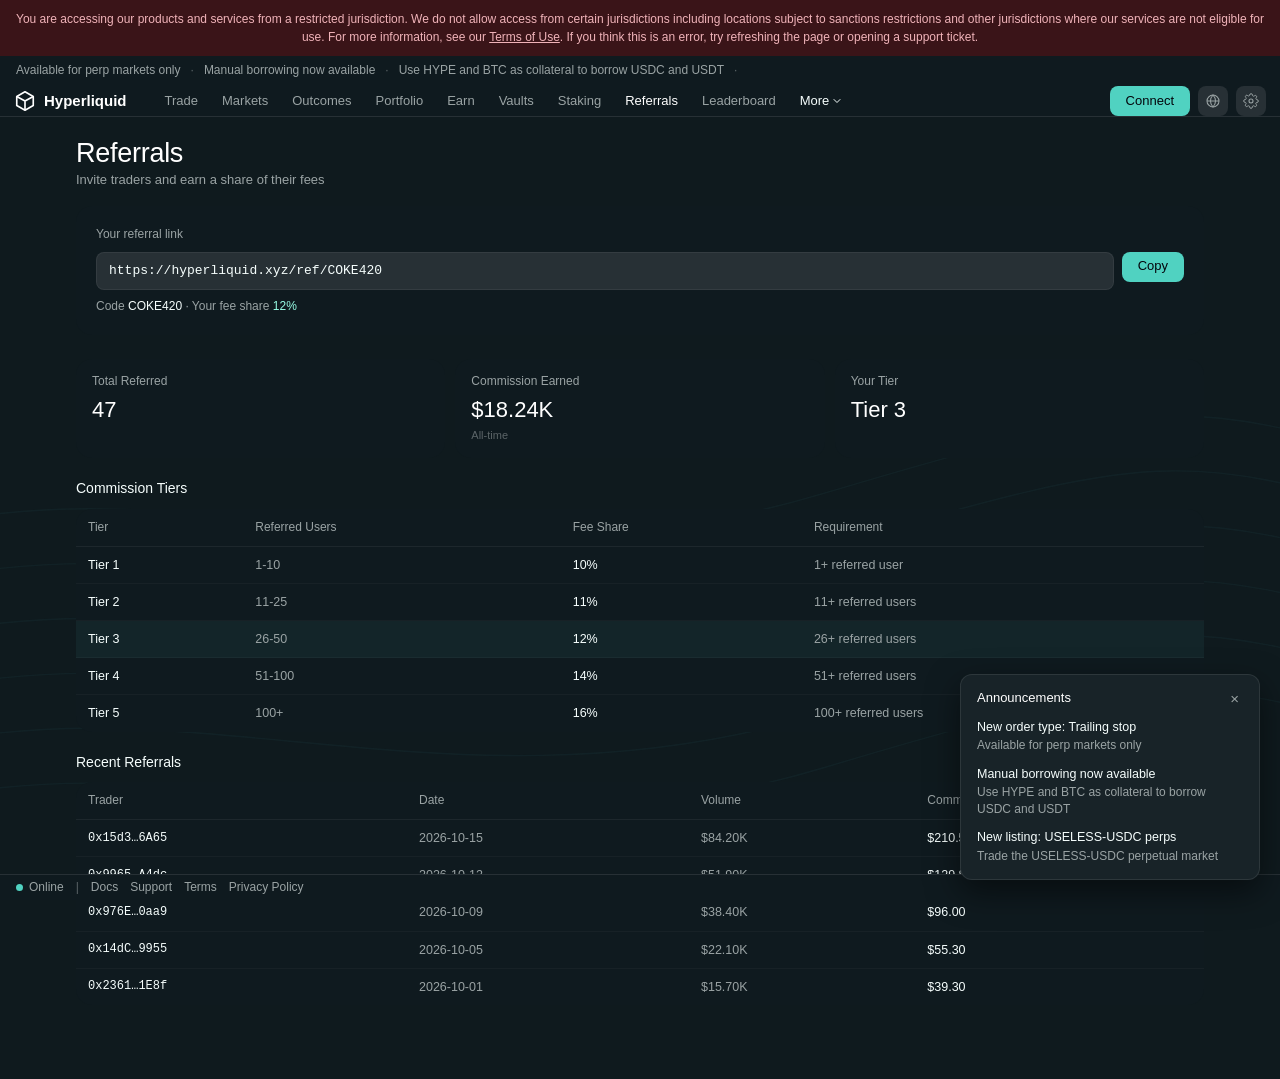
<file: referrals.html>
<!DOCTYPE html>
<html lang="en">
<head>
  <meta charset="UTF-8" />
  <meta name="viewport" content="width=device-width, initial-scale=1.0" />
  <title>Referrals | Hyperliquid</title>
  <meta name="description" content="Invite traders and earn a share of their fees on Hyperliquid." />
  <meta name="color-scheme" content="dark" />
  <link rel="stylesheet" href="css/style.css?v=11" />
</head>
<body class="page-scroll">
  <!-- Restricted-jurisdiction notice (site-wide banner on the original) -->
  <div class="geo-banner">
    You are accessing our products and services from a restricted jurisdiction. We do not allow access from certain jurisdictions including locations subject to sanctions restrictions and other jurisdictions where our services are not eligible for use. For more information, see our <a href="#">Terms of Use</a>. If you think this is an error, try refreshing the page or opening a support ticket.
  </div>
  <svg class="page-waves" viewBox="0 0 1400 900" preserveAspectRatio="xMidYMid slice" aria-hidden="true"><g fill="none" stroke="#1d3a3e" stroke-width="1.5" opacity="0.55"><path d="M-100 700 C 200 620, 500 780, 900 660 S 1300 560, 1600 640"/><path d="M-100 760 C 200 680, 500 840, 900 720 S 1300 620, 1600 700"/><path d="M-100 820 C 200 740, 500 900, 900 780 S 1300 680, 1600 760"/><path d="M-100 880 C 200 800, 500 960, 900 840 S 1300 740, 1600 820"/><path d="M-100 640 C 200 560, 500 720, 900 600 S 1300 500, 1600 580"/><path d="M-100 580 C 200 500, 500 660, 900 540 S 1300 440, 1600 520"/></g></svg>
  <div class="app">
    <!-- ============ Announcements ticker ============ -->
    <div class="announcements announcements--open" id="announcements">
      <div class="announcements__track">
        <span class="announcements__item">Available for perp markets only</span>
        <span class="announcements__sep">·</span>
        <span class="announcements__item">Manual borrowing now available</span>
        <span class="announcements__sep">·</span>
        <span class="announcements__item">Use HYPE and BTC as collateral to borrow USDC and USDT</span>
        <span class="announcements__sep">·</span>
      </div>
    </div>

    <!-- ============ Top navigation ============ -->
    <header class="topnav">
      <a class="topnav__logo" href="index.html">
        <svg viewBox="0 0 24 24" width="22" height="22" aria-hidden="true"><path d="M12 2 3 7v10l9 5 9-5V7l-9-5z" fill="none" stroke="currentColor" stroke-width="1.8" stroke-linejoin="round"/><path d="M12 22V12M3 7l9 5 9-5" fill="none" stroke="currentColor" stroke-width="1.8" stroke-linejoin="round"/></svg>
        <span>Hyperliquid</span>
      </a>
      <nav class="topnav__links">
        <a href="index.html" class="topnav__link">Trade</a>
        <a href="markets.html" class="topnav__link">Markets</a>
        <a href="outcomes.html" class="topnav__link">Outcomes</a>
        <a href="portfolio.html" class="topnav__link">Portfolio</a>
        <a href="earn.html" class="topnav__link">Earn</a>
        <a href="vaults.html" class="topnav__link">Vaults</a>
        <a href="earn.html" class="topnav__link">Staking</a>
        <a href="referrals.html" class="topnav__link topnav__link--active">Referrals</a>
        <a href="leaderboard.html" class="topnav__link">Leaderboard</a>
        <div class="topnav__more">
        <button type="button" class="topnav__link topnav__link--more" id="moreToggle" aria-haspopup="true" aria-expanded="false" aria-controls="moreMenu">More<svg viewBox="0 0 24 24" width="12" height="12"><path d="M6 9l6 6 6-6" fill="none" stroke="currentColor" stroke-width="2" stroke-linecap="round" stroke-linejoin="round"/></svg></button>
        <div class="dropdown" id="moreMenu" role="menu">
          <a href="https://hyperliquid.gitbook.io" target="_blank" rel="noopener" role="menuitem">Documentation</a>
          <a href="https://discord.gg/hyperliquid" target="_blank" rel="noopener" role="menuitem">Discord</a>
          <a href="https://twitter.com/hyperliquid" target="_blank" rel="noopener" role="menuitem">Twitter</a>
        </div>
      </div>
      </nav>
      <div class="topnav__actions">
        <button class="btn btn--primary" id="connectBtn">Connect</button>
        <button class="iconbtn" title="Network" aria-label="Network">
          <svg viewBox="0 0 24 24" width="16" height="16"><circle cx="12" cy="12" r="9" fill="none" stroke="currentColor" stroke-width="1.6"/><path d="M3 12h18M12 3c2.5 2.6 3.8 5.6 3.8 9S14.5 18.4 12 21c-2.5-2.6-3.8-5.6-3.8-9S9.5 5.6 12 3z" fill="none" stroke="currentColor" stroke-width="1.6"/></svg>
        </button>
        <button class="iconbtn" title="Settings" aria-label="Settings">
          <svg viewBox="0 0 24 24" width="16" height="16"><circle cx="12" cy="12" r="3" fill="none" stroke="currentColor" stroke-width="1.6"/><path d="M19.4 15a1.7 1.7 0 0 0 .34 1.87l.06.06a2 2 0 1 1-2.83 2.83l-.06-.06a1.7 1.7 0 0 0-1.87-.34 1.7 1.7 0 0 0-1.03 1.56V21a2 2 0 1 1-4 0v-.09a1.7 1.7 0 0 0-1.11-1.56 1.7 1.7 0 0 0-1.87.34l-.06.06a2 2 0 1 1-2.83-2.83l.06-.06a1.7 1.7 0 0 0 .34-1.87 1.7 1.7 0 0 0-1.56-1.03H3a2 2 0 1 1 0-4h.09A1.7 1.7 0 0 0 4.65 8.7a1.7 1.7 0 0 0-.34-1.87l-.06-.06a2 2 0 1 1 2.83-2.83l.06.06a1.7 1.7 0 0 0 1.87.34h.08a1.7 1.7 0 0 0 1.03-1.56V3a2 2 0 1 1 4 0v.09c0 .68.4 1.3 1.03 1.56a1.7 1.7 0 0 0 1.87-.34l.06-.06a2 2 0 1 1 2.83 2.83l-.06.06a1.7 1.7 0 0 0-.34 1.87v.08c.26.63.9 1.03 1.56 1.03H21a2 2 0 1 1 0 4h-.09c-.68 0-1.3.4-1.51 1.03z" fill="none" stroke="currentColor" stroke-width="1.4"/></svg>
        </button>
      </div>
    </header>

    <main>
      <div class="page" id="refRoot">
        <div class="page__head">
          <div>
            <h1 class="page__title">Referrals</h1>
            <div class="page__sub">Invite traders and earn a share of their fees</div>
          </div>
        </div>

        <!-- Referral link -->
        <div class="card card--pad" style="padding:20px; margin-bottom:24px">
          <div class="statgrid__label">Your referral link</div>
          <div class="ref-link" style="margin-top:8px">
            <input type="text" id="refLink" readonly value="https://hyperliquid.xyz/ref/COKE420" />
            <button class="btn btn--primary" id="refCopy">Copy</button>
          </div>
          <div class="ref-meta">
            Code <b id="refCode">COKE420</b>
            · Your fee share <span class="accent" id="refShare">12%</span>
          </div>
        </div>

        <!-- Stats -->
        <div class="statgrid statgrid--3">
          <div class="card card--pad"><div class="statgrid__label">Total Referred</div><div class="statgrid__value" id="refTotal">—</div></div>
          <div class="card card--pad"><div class="statgrid__label">Commission Earned</div><div class="statgrid__value" id="refEarned">—</div><div class="statgrid__sub">All-time</div></div>
          <div class="card card--pad"><div class="statgrid__label">Your Tier</div><div class="statgrid__value" id="refTier">—</div></div>
        </div>

        <!-- Tiers -->
        <h2 class="section-title">Commission Tiers</h2>
        <div class="table-wrap">
          <div class="table-scroll">
            <table class="dt">
              <thead>
                <tr>
                  <th>Tier</th>
                  <th>Referred Users</th>
                  <th class="num">Fee Share</th>
                  <th>Requirement</th>
                </tr>
              </thead>
              <tbody id="refTiers"></tbody>
            </table>
          </div>
        </div>

        <!-- Recent referrals -->
        <h2 class="section-title">Recent Referrals</h2>
        <div class="table-wrap">
          <div class="table-scroll">
            <table class="dt">
              <thead>
                <tr>
                  <th>Trader</th>
                  <th>Date</th>
                  <th class="num">Volume</th>
                  <th class="num">Commission</th>
                </tr>
              </thead>
              <tbody id="refRecent"></tbody>
            </table>
          </div>
        </div>
      </div>
    </main>

    <!-- ============ Announcements popup ============ -->
    <div class="announce-pop" id="announcePop">
      <div class="announce-pop__head">
        <span>Announcements</span>
        <button class="announce-pop__close" aria-label="Close" onclick="document.getElementById('announcePop').style.display='none'">×</button>
      </div>
      <div class="announce-pop__item">
        <div class="announce-pop__title">New order type: Trailing stop</div>
        <div class="announce-pop__desc">Available for perp markets only</div>
      </div>
      <div class="announce-pop__item">
        <div class="announce-pop__title">Manual borrowing now available</div>
        <div class="announce-pop__desc">Use HYPE and BTC as collateral to borrow USDC and USDT</div>
      </div>
      <div class="announce-pop__item">
        <div class="announce-pop__title">New listing: USELESS-USDC perps</div>
        <div class="announce-pop__desc">Trade the USELESS-USDC perpetual market</div>
      </div>
    </div>

    <footer class="footer">
      <span class="footer__status"><i class="dot dot--online"></i>Online</span>
      <span class="footer__sep">|</span>
      <a href="#">Docs</a><a href="#">Support</a><a href="#">Terms</a><a href="#">Privacy Policy</a>
    </footer>
  </div>

  <script src="js/pages.js?v=7"></script>
  <script src="js/sections.js?v=3"></script>
  <script src="js/more.js?v=1"></script>
</body>
</html>
</file>
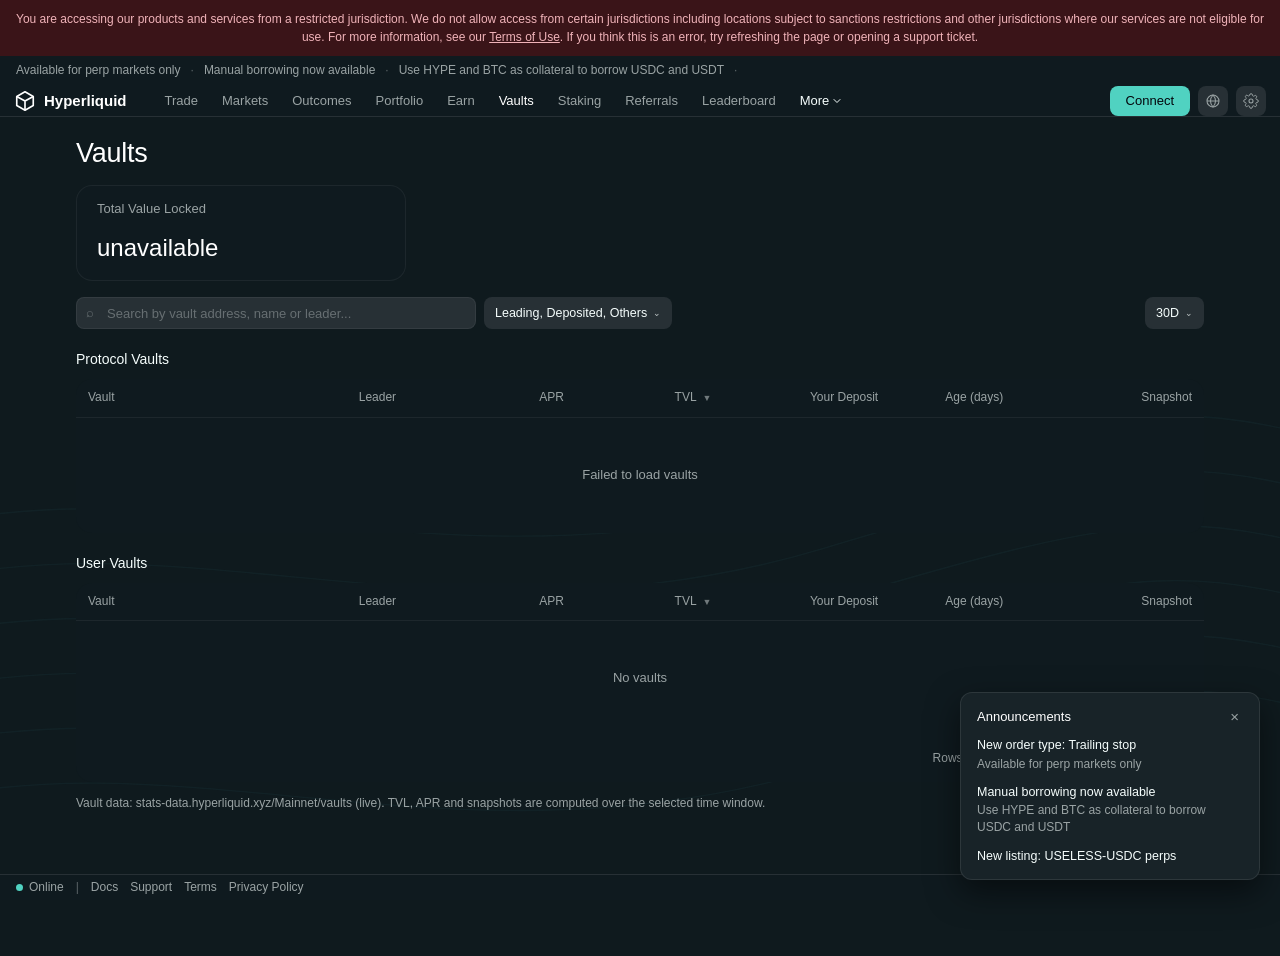
<file: vaults.html>
<!DOCTYPE html>
<html lang="en">
<head>
  <meta charset="UTF-8" />
  <meta name="viewport" content="width=device-width, initial-scale=1.0" />
  <title>Vaults | Hyperliquid</title>
  <meta name="description" content="Hyperliquid vaults — deposit into vaults to copy top traders, or create your own vault." />
  <meta name="color-scheme" content="dark" />
  <link rel="stylesheet" href="css/style.css?v=11" />
</head>
<body class="page-scroll">
  <!-- Restricted-jurisdiction notice (site-wide banner on the original) -->
  <div class="geo-banner">
    You are accessing our products and services from a restricted jurisdiction. We do not allow access from certain jurisdictions including locations subject to sanctions restrictions and other jurisdictions where our services are not eligible for use. For more information, see our <a href="#">Terms of Use</a>. If you think this is an error, try refreshing the page or opening a support ticket.
  </div>
  <svg class="page-waves" viewBox="0 0 1400 900" preserveAspectRatio="xMidYMid slice" aria-hidden="true"><g fill="none" stroke="#1d3a3e" stroke-width="1.5" opacity="0.55"><path d="M-100 700 C 200 620, 500 780, 900 660 S 1300 560, 1600 640"/><path d="M-100 760 C 200 680, 500 840, 900 720 S 1300 620, 1600 700"/><path d="M-100 820 C 200 740, 500 900, 900 780 S 1300 680, 1600 760"/><path d="M-100 880 C 200 800, 500 960, 900 840 S 1300 740, 1600 820"/><path d="M-100 640 C 200 560, 500 720, 900 600 S 1300 500, 1600 580"/><path d="M-100 580 C 200 500, 500 660, 900 540 S 1300 440, 1600 520"/></g></svg>
  <div class="app">
    <!-- ============ Announcements ticker ============ -->
    <div class="announcements announcements--open" id="announcements">
      <div class="announcements__track">
        <span class="announcements__item">Available for perp markets only</span>
        <span class="announcements__sep">·</span>
        <span class="announcements__item">Manual borrowing now available</span>
        <span class="announcements__sep">·</span>
        <span class="announcements__item">Use HYPE and BTC as collateral to borrow USDC and USDT</span>
        <span class="announcements__sep">·</span>
      </div>
    </div>

    <!-- ============ Top navigation ============ -->
    <header class="topnav">
      <a class="topnav__logo" href="index.html">
        <svg viewBox="0 0 24 24" width="22" height="22" aria-hidden="true"><path d="M12 2 3 7v10l9 5 9-5V7l-9-5z" fill="none" stroke="currentColor" stroke-width="1.8" stroke-linejoin="round"/><path d="M12 22V12M3 7l9 5 9-5" fill="none" stroke="currentColor" stroke-width="1.8" stroke-linejoin="round"/></svg>
        <span>Hyperliquid</span>
      </a>
      <nav class="topnav__links">
        <a href="index.html" class="topnav__link">Trade</a>
        <a href="markets.html" class="topnav__link">Markets</a>
        <a href="outcomes.html" class="topnav__link">Outcomes</a>
        <a href="portfolio.html" class="topnav__link">Portfolio</a>
        <a href="earn.html" class="topnav__link">Earn</a>
        <a href="vaults.html" class="topnav__link topnav__link--active">Vaults</a>
        <a href="earn.html" class="topnav__link">Staking</a>
        <a href="referrals.html" class="topnav__link">Referrals</a>
        <a href="leaderboard.html" class="topnav__link">Leaderboard</a>
        <div class="topnav__more">
        <button type="button" class="topnav__link topnav__link--more" id="moreToggle" aria-haspopup="true" aria-expanded="false" aria-controls="moreMenu">More<svg viewBox="0 0 24 24" width="12" height="12"><path d="M6 9l6 6 6-6" fill="none" stroke="currentColor" stroke-width="2" stroke-linecap="round" stroke-linejoin="round"/></svg></button>
        <div class="dropdown" id="moreMenu" role="menu">
          <a href="https://hyperliquid.gitbook.io" target="_blank" rel="noopener" role="menuitem">Documentation</a>
          <a href="https://discord.gg/hyperliquid" target="_blank" rel="noopener" role="menuitem">Discord</a>
          <a href="https://twitter.com/hyperliquid" target="_blank" rel="noopener" role="menuitem">Twitter</a>
        </div>
      </div>
      </nav>
      <div class="topnav__actions">
        <button class="btn btn--primary" id="connectBtn">Connect</button>
        <button class="iconbtn" title="Network" aria-label="Network">
          <svg viewBox="0 0 24 24" width="16" height="16"><circle cx="12" cy="12" r="9" fill="none" stroke="currentColor" stroke-width="1.6"/><path d="M3 12h18M12 3c2.5 2.6 3.8 5.6 3.8 9S14.5 18.4 12 21c-2.5-2.6-3.8-5.6-3.8-9S9.5 5.6 12 3z" fill="none" stroke="currentColor" stroke-width="1.6"/></svg>
        </button>
        <button class="iconbtn" title="Settings" aria-label="Settings">
          <svg viewBox="0 0 24 24" width="16" height="16"><circle cx="12" cy="12" r="3" fill="none" stroke="currentColor" stroke-width="1.6"/><path d="M19.4 15a1.7 1.7 0 0 0 .34 1.87l.06.06a2 2 0 1 1-2.83 2.83l-.06-.06a1.7 1.7 0 0 0-1.87-.34 1.7 1.7 0 0 0-1.03 1.56V21a2 2 0 1 1-4 0v-.09a1.7 1.7 0 0 0-1.11-1.56 1.7 1.7 0 0 0-1.87.34l-.06.06a2 2 0 1 1-2.83-2.83l.06-.06a1.7 1.7 0 0 0 .34-1.87 1.7 1.7 0 0 0-1.56-1.03H3a2 2 0 1 1 0-4h.09A1.7 1.7 0 0 0 4.65 8.7a1.7 1.7 0 0 0-.34-1.87l-.06-.06a2 2 0 1 1 2.83-2.83l.06.06a1.7 1.7 0 0 0 1.87.34h.08a1.7 1.7 0 0 0 1.03-1.56V3a2 2 0 1 1 4 0v.09c0 .68.4 1.3 1.03 1.56a1.7 1.7 0 0 0 1.87-.34l.06-.06a2 2 0 1 1 2.83 2.83l-.06.06a1.7 1.7 0 0 0-.34 1.87v.08c.26.63.9 1.03 1.56 1.03H21a2 2 0 1 1 0 4h-.09c-.68 0-1.3.4-1.51 1.03z" fill="none" stroke="currentColor" stroke-width="1.4"/></svg>
        </button>
      </div>
    </header>

    <main>
      <div class="page">
        <!-- ============ Page head ============ -->
        <div class="page__head">
          <h1 class="page__title">Vaults</h1>
        </div>

        <!-- TVL summary card (Total Value Locked) -->
        <div class="card card--tvl">
          <span class="card__label">Total Value Locked</span>
          <span class="card__value" id="vaultTvl">$—</span>
        </div>

        <!-- Toolbar: search + filter dropdown + time range dropdown -->
        <div class="toolbar" style="margin-top:16px">
          <div class="search">
            <span class="search__icon">⌕</span>
            <input type="text" id="vaultSearch" placeholder="Search by vault address, name or leader..." />
          </div>
          <div class="dd" id="vaultFilterDd">
            <button class="dd__trigger" id="vaultFilterTrigger"><span id="vaultFilterLabel">Leading, Deposited, Others</span><span class="dd__caret">⌄</span></button>
            <div class="dd__menu" id="vaultFilterMenu">
              <button class="dd__item dd__item--active" data-filter="leading"><span class="dd__check">✓</span>Leading</button>
              <button class="dd__item dd__item--active" data-filter="deposited"><span class="dd__check">✓</span>Deposited</button>
              <button class="dd__item dd__item--active" data-filter="others"><span class="dd__check">✓</span>Others</button>
              <button class="dd__item" data-filter="closed"><span class="dd__check"></span>Closed</button>
            </div>
          </div>
          <div class="dd" id="vaultTimeDd" style="margin-left:auto">
            <button class="dd__trigger" id="vaultTimeTrigger"><span id="vaultTimeLabel">30D</span><span class="dd__caret">⌄</span></button>
            <div class="dd__menu" id="vaultTimeMenu">
              <button class="dd__item" data-window="day"><span class="dd__check"></span>1D</button>
              <button class="dd__item" data-window="week"><span class="dd__check"></span>7D</button>
              <button class="dd__item dd__item--active" data-window="month"><span class="dd__check">✓</span>30D</button>
              <button class="dd__item" data-window="allTime"><span class="dd__check"></span>All</button>
            </div>
          </div>
        </div>

        <!-- ============ Protocol vaults ============ -->
        <h2 class="section-title">Protocol Vaults</h2>
        <div class="table-wrap">
          <div class="table-scroll">
            <table class="dt dt--dense" id="protocolTable">
              <thead>
                <tr>
                  <th class="sortable" style="width:24%" data-key="name">Vault</th>
                  <th class="sortable" style="width:16%" data-key="leader">Leader</th>
                  <th class="sortable" style="width:12%" data-key="apr">APR</th>
                  <th class="sortable" style="width:12%" data-key="tvl">TVL</th>
                  <th class="sortable" style="width:12%" data-key="yourDeposit">Your Deposit</th>
                  <th class="sortable" style="width:12%" data-key="age">Age (days)</th>
                  <th style="width:12%;text-align:right">Snapshot</th>
                </tr>
              </thead>
              <tbody id="protocolRows"></tbody>
            </table>
          </div>
          <div class="empty-state" id="protocolEmpty" style="display:none">No vaults</div>
        </div>

        <!-- ============ User vaults ============ -->
        <h2 class="section-title">User Vaults</h2>
        <div class="table-wrap">
          <div class="table-scroll">
            <table class="dt dt--dense" id="userTable">
              <thead>
                <tr>
                  <th class="sortable" style="width:24%" data-key="name">Vault</th>
                  <th class="sortable" style="width:16%" data-key="leader">Leader</th>
                  <th class="sortable" style="width:12%" data-key="apr">APR</th>
                  <th class="sortable" style="width:12%" data-key="tvl">TVL</th>
                  <th class="sortable" style="width:12%" data-key="yourDeposit">Your Deposit</th>
                  <th class="sortable" style="width:12%" data-key="age">Age (days)</th>
                  <th style="width:12%;text-align:right">Snapshot</th>
                </tr>
              </thead>
              <tbody id="userRows"></tbody>
            </table>
          </div>
          <div class="empty-state" id="userEmpty" style="display:none">No vaults</div>
          <div class="pagination" id="userPagination">
            <span>Rows per page:</span>
            <select id="userRpp">
              <option>5</option><option selected>10</option><option>25</option><option>50</option>
            </select>
            <span id="userPageInfo"></span>
            <button id="userPrev">‹</button>
            <button id="userNext">›</button>
          </div>
        </div>

        <p class="method-note">Vault data: stats-data.hyperliquid.xyz/Mainnet/vaults (live). TVL, APR and snapshots are computed over the selected time window.</p>
      </div>
    </main>

    <!-- Announcements popup (bottom-right card on the original) -->
    <div class="announce-pop" id="announcePop">
      <div class="announce-pop__head">
        <span>Announcements</span>
        <button class="announce-pop__close" aria-label="Close" onclick="document.getElementById('announcePop').style.display='none'">×</button>
      </div>
      <div class="announce-pop__item">
        <div class="announce-pop__title">New order type: Trailing stop</div>
        <div class="announce-pop__desc">Available for perp markets only</div>
      </div>
      <div class="announce-pop__item">
        <div class="announce-pop__title">Manual borrowing now available</div>
        <div class="announce-pop__desc">Use HYPE and BTC as collateral to borrow USDC and USDT</div>
      </div>
      <div class="announce-pop__item">
        <div class="announce-pop__title">New listing: USELESS-USDC perps</div>
      </div>
    </div>

    <footer class="footer">
      <span class="footer__status"><i class="dot dot--online"></i>Online</span>
      <span class="footer__sep">|</span>
      <a href="#">Docs</a><a href="#">Support</a><a href="#">Terms</a><a href="#">Privacy Policy</a>
    </footer>
  </div>

  <script src="js/pages.js?v=7"></script>
  <script src="js/more.js?v=1"></script>
</body>
</html>
</file>
<file: css/style.css>
/* ============================================================
   Hyperliquid trade page clone — design tokens extracted from
   the live site (app.hyperliquid.xyz, 2026-10-20) via REA +
   agent-browser computed-style sampling.
   ============================================================ */
:root {
  --hl-surface: #0f1a1f;        /* panel background */
  --hl-surface-inset: #273035;  /* inset controls / buttons */
  --hl-border: #273035;
  --hl-divider: rgba(255, 255, 255, 0.06);
  --hl-title: #ffffff;
  --hl-text: #f6fefd;
  --hl-text-muted: #9aa3a4;
  --hl-text-faint: rgba(154, 163, 164, 0.55);
  --hl-accent: #97fce4;
  --hl-accent-soft: #50d2c1;    /* primary button bg / up color */
  --hl-accent-text: #04060c;
  --hl-error: #ed7088;          /* down color */
  --hl-radius-modal: 16px;
  --hl-radius: 12px;
  --hl-radius-sm: 8px;

  --page-bg: #0f1a1e;           /* body background (original CSS: body{background:#0f1a1e}) */
  --up: #50d2c1;
  --down: #ed7088;

  --topnav-h: 44px;
  --footer-h: 26px;
}

* { margin: 0; padding: 0; box-sizing: border-box; }

html, body { height: 100%; }

body {
  background: var(--page-bg);
  color: var(--hl-text);
  font-family: "Inter", "SF Pro Display", -apple-system, "Segoe UI", Roboto, "Helvetica Neue", Arial, sans-serif;
  font-size: 13px;
  line-height: 1.45;
  overflow: hidden;
}

button { font: inherit; color: inherit; background: none; border: none; cursor: pointer; }
input { font: inherit; color: inherit; background: none; border: none; outline: none; }
a { color: inherit; text-decoration: none; }

.up { color: var(--up); }
.down { color: var(--down); }

/* ============ Announcements ticker ============ */
.announcements {
  height: 0;
  overflow: hidden;
  background: var(--hl-surface);
  transition: height 0.25s ease;
}
.announcements--open { height: 30px; }
.announcements__track {
  display: flex;
  align-items: center;
  gap: 10px;
  height: 30px;
  padding: 0 16px;
  font-size: 12px;
  color: var(--hl-text-muted);
  white-space: nowrap;
  overflow: hidden;
}
.announcements__item { color: var(--hl-text-muted); }
.announcements__sep { color: var(--hl-text-faint); }

/* ============ App shell ============ */
/* trade page: the chart/book/form row dominates the viewport like the original
   (its bottom panel sits below the fold at short viewports — the page scrolls);
   the footer is pinned to the viewport bottom as on the original */
body.page-app { overflow: auto; }
.app {
  display: grid;
  grid-template-rows: var(--topnav-h) 1fr;
  min-height: 100vh;
  padding-bottom: var(--footer-h);
  height: auto;
}

/* ============ Top navigation ============ */
.topnav {
  display: flex;
  align-items: center;
  gap: 28px;
  padding: 0 14px;
  background: var(--hl-surface);
  border-bottom: 1px solid var(--hl-border);
}
.topnav__logo {
  display: flex;
  align-items: center;
  gap: 8px;
  font-size: 15px;
  font-weight: 600;
  color: var(--hl-title);
}
.topnav__links { display: flex; align-items: center; gap: 4px; flex: 1; }
.topnav__link {
  padding: 4px 10px;
  font-size: 13px;
  color: var(--hl-text-muted);
  border-radius: var(--hl-radius-sm);
  display: inline-flex;
  align-items: center;
  gap: 4px;
}
.topnav__link:hover { color: var(--hl-text); background: var(--hl-surface-inset); }
.topnav__link--active { color: var(--hl-title); font-weight: 500; }
.topnav__actions { display: flex; align-items: center; gap: 8px; }

.btn {
  height: 30px;
  padding: 0 16px;
  border-radius: var(--hl-radius-sm);
  font-size: 13px;
  font-weight: 500;
  display: inline-flex;
  align-items: center;
  justify-content: center;
}
.btn--primary { background: var(--hl-accent-soft); color: var(--hl-accent-text); }
.btn--primary:hover { background: var(--hl-accent); }
.btn--ghost { background: var(--hl-surface-inset); color: var(--hl-text); }
.btn--ghost:hover { background: var(--hl-border); }
.btn--block { flex: 1; }

.iconbtn {
  width: 30px;
  height: 30px;
  display: inline-flex;
  align-items: center;
  justify-content: center;
  border-radius: var(--hl-radius-sm);
  background: var(--hl-surface-inset);
  color: var(--hl-text-muted);
}
.iconbtn:hover { color: var(--hl-text); }

/* ============ Market header (asset stats strip — chart column only) ============ */
.marketbar {
  display: flex;
  align-items: center;
  gap: 32px;
  padding: 6px 16px;
  min-height: 48px;
  background: var(--hl-surface);
  border-bottom: 1px solid var(--hl-divider);
  overflow: hidden; /* the original clips its stats at the chart column's right edge */
  flex-shrink: 0;
}
.marketbar__pair { display: flex; align-items: center; gap: 8px; font-size: 15px; font-weight: 600; }
.marketbar__icon { color: var(--hl-accent-soft); }
.marketbar__caret { font-size: 9px; color: var(--hl-text-muted); }
.marketbar__lev {
  font-size: 11px;
  font-weight: 600;
  color: var(--hl-accent);
  background: rgba(80, 210, 193, 0.12);
  border-radius: 4px;
  padding: 1px 6px;
}
.marketbar__stat { display: flex; flex-direction: column; gap: 0; font-size: 13px; font-variant-numeric: tabular-nums; white-space: nowrap; }
.marketbar__stat label { color: var(--hl-text-muted); font-size: 11px; line-height: 1.3; }

/* ============ Main grid ============ */
.grid {
  display: grid;
  grid-template-columns: 1fr 273px 273px;
  /* the original fills the viewport with the chart/book/form row; the bottom
     panel + account panel start below the fold at short viewports */
  grid-template-rows: minmax(570px, 1fr) minmax(220px, auto);
  gap: 3px;
  padding: 3px;
  background: var(--hl-border);
  min-height: 0;
}

.panel {
  background: var(--hl-surface);
  border-radius: 4px;
  display: flex;
  flex-direction: column;
  min-height: 0;
  min-width: 0;
  position: relative;
}
.panel--chart { grid-column: 1; grid-row: 1; }
.panel--book { grid-column: 2; grid-row: 1; }
.panel--form { grid-column: 3; grid-row: 1; }
.panel--bottom { grid-column: 1 / 3; grid-row: 2; }
.panel--account { grid-column: 3; grid-row: 2; }

.panel__tabs {
  display: flex;
  align-items: center;
  gap: 2px;
  height: 34px;
  padding: 0 8px;
  border-bottom: 1px solid var(--hl-divider);
  flex-shrink: 0;
}
.panel__tabs--scroll { overflow-x: auto; scrollbar-width: none; }
.panel__tabs--scroll::-webkit-scrollbar { display: none; }
.panel__tools { margin-left: auto; display: flex; align-items: center; gap: 8px; font-size: 12px; color: var(--hl-text-muted); }
.toolsep { color: var(--hl-text-faint); }
.tf { padding: 2px 6px; border-radius: 4px; cursor: pointer; }
.tf--active, .tf:hover { color: var(--hl-text); background: var(--hl-surface-inset); }
.tool { cursor: pointer; }
.tool:hover { color: var(--hl-text); }

.tab {
  padding: 3px 10px;
  font-size: 13px;
  color: var(--hl-text-muted);
  border-radius: var(--hl-radius-sm);
  white-space: nowrap;
}
.tab:hover { color: var(--hl-text); }
.tab--active { color: var(--hl-title); background: var(--hl-surface-inset); font-weight: 500; }

/* ============ Chart ============ */
.chart-legend__title { color: var(--hl-text); font-weight: 500; }
.chart-wrap { flex: 1; min-height: 0; display: flex; }
.chart-holder { flex: 1; min-width: 0; position: relative; display: flex; }
.chart { flex: 1; min-height: 0; min-width: 0; }
.chart-legend {
  position: absolute;
  top: 6px;
  left: 10px;
  display: flex;
  align-items: baseline;
  gap: 12px;
  font-size: 12px;
  color: var(--hl-text-muted);
  font-variant-numeric: tabular-nums;
  pointer-events: none;
  z-index: 4;
}
.drawtools {
  width: 36px;
  display: flex;
  flex-direction: column;
  align-items: center;
  gap: 2px;
  padding: 4px 0;
  background: var(--hl-surface);
  border-right: 1px solid var(--hl-divider);
  flex-shrink: 0;
}
.drawtool {
  width: 24px;
  height: 24px;
  border-radius: 4px;
  font-size: 11px;
  line-height: 1;
  color: var(--hl-text-muted);
  display: flex;
  align-items: center;
  justify-content: center;
  flex-shrink: 0;
}
.drawtool:hover { color: var(--hl-text); background: var(--hl-surface-inset); }
.drawtool--active { color: var(--hl-accent); background: var(--hl-surface-inset); }
.chart-status {
  display: flex;
  gap: 10px;
  padding: 4px 12px 8px;
  font-size: 11px;
  color: var(--hl-text-muted);
  font-variant-numeric: tabular-nums;
}
.chart-status__vol { color: var(--hl-text-faint); letter-spacing: 0.05em; }

/* ============ Order book ============ */
.book__head, .book__row {
  display: grid;
  grid-template-columns: 1.1fr 1fr 1fr;
  padding: 2px 12px;
  font-size: 12px;
  font-variant-numeric: tabular-nums;
}
.book__head { color: var(--hl-text-muted); padding-top: 6px; }
.book__head span:not(:first-child), .book__row span:not(:first-child) { text-align: right; }

.book__asks, .book__bids { flex: 1; display: flex; flex-direction: column; justify-content: flex-end; min-height: 0; overflow: hidden; }
.book__bids { justify-content: flex-start; }

.book__row { position: relative; cursor: pointer; }
.book__row:hover { background: var(--hl-surface-inset); }
.book__row .depth {
  position: absolute;
  top: 0; bottom: 0; right: 0;
  opacity: 0.12;
  pointer-events: none;
}
.book__row--ask .depth { background: var(--down); }
.book__row--bid .depth { background: var(--up); }
.book__row span { position: relative; }
.book__row--ask .px { color: var(--down); }
.book__row--bid .px { color: var(--up); }
.book__row .sz, .book__row .tot { color: var(--hl-text-muted); }

.book__spread {
  display: flex;
  align-items: center;
  justify-content: space-between;
  padding: 5px 12px;
  font-size: 12px;
  border-top: 1px solid var(--hl-divider);
  border-bottom: 1px solid var(--hl-divider);
  color: var(--hl-text-muted);
  font-variant-numeric: tabular-nums;
}
.book__spread span:first-child { color: var(--hl-text); font-weight: 500; font-size: 13px; }
.unit, .coin {
  background: var(--hl-surface-inset);
  border-radius: 4px;
  padding: 2px 8px;
  font-size: 12px;
  color: var(--hl-text);
  cursor: pointer;
}

/* ============ Order form ============ */
.panel--form { padding: 10px; gap: 10px; overflow-y: auto; }

.form__segmented {
  display: flex;
  background: var(--hl-surface-inset);
  border-radius: var(--hl-radius-sm);
  padding: 3px;
  gap: 3px;
}
.seg {
  flex: 1;
  height: 26px;
  border-radius: 6px;
  font-size: 12px;
  color: var(--hl-text-muted);
}
.seg:hover { color: var(--hl-text); }
.seg--accent { color: var(--hl-accent); font-weight: 600; }

.form__tabs { display: flex; gap: 4px; }

.form__sides { display: flex; gap: 8px; }
.side {
  flex: 1;
  height: 38px;
  border-radius: var(--hl-radius-sm);
  font-size: 13px;
  font-weight: 500;
  border: 1px solid var(--hl-border);
  background: var(--hl-surface-inset);
  color: var(--hl-text-muted);
}
.side--buy.side--active { color: var(--up); border-color: var(--up); background: rgba(80, 210, 193, 0.08); }
.side--sell.side--active { color: var(--down); border-color: var(--down); background: rgba(237, 112, 136, 0.08); }

.form__avail {
  display: flex;
  justify-content: space-between;
  font-size: 12px;
  color: var(--hl-text-muted);
}

.field {
  display: flex;
  align-items: center;
  gap: 8px;
  background: var(--hl-surface-inset);
  border-radius: var(--hl-radius-sm);
  padding: 0 12px;
  height: 40px;
}
.field span { font-size: 12px; color: var(--hl-text-muted); width: 38px; flex-shrink: 0; }
.field input { flex: 1; font-size: 14px; font-variant-numeric: tabular-nums; min-width: 0; }
.field em { font-style: normal; font-size: 12px; color: var(--hl-text-muted); }

.form__slider { display: flex; align-items: center; gap: 10px; }
.form__slider input[type="range"] { flex: 1; accent-color: var(--hl-accent-soft); height: 4px; }
.form__slider span { font-size: 12px; color: var(--hl-text-muted); width: 36px; text-align: right; }

.form__row { display: flex; align-items: center; }
.check { display: flex; align-items: center; gap: 8px; font-size: 12px; color: var(--hl-text-muted); cursor: pointer; }
.check input { accent-color: var(--hl-accent-soft); }

.form__tp {
  height: 36px;
  border-radius: var(--hl-radius-sm);
  border: 1px dashed var(--hl-border);
  color: var(--hl-text-muted);
  font-size: 12px;
  width: 100%;
}
.form__tp:hover { color: var(--hl-text); border-color: var(--hl-text-faint); }

/* ============ Bottom panel ============ */
.bottom__empty {
  flex: 1;
  display: flex;
  align-items: center;
  justify-content: center;
  color: var(--hl-text-faint);
  font-size: 13px;
}
.announce-card {
  position: fixed;
  right: 20px;
  bottom: 30px; /* sits just above the 26px footer, like the original overlay */
  width: 300px;
  background: #182328;
  border: 1px solid rgba(255, 255, 255, 0.09);
  border-radius: var(--hl-radius);
  padding: 14px 16px;
  box-shadow: 0 12px 32px rgba(0, 0, 0, 0.5);
  z-index: 200;
}
.announce-card__head {
  display: flex;
  justify-content: space-between;
  align-items: center;
  font-size: 13px;
  font-weight: 600;
  color: var(--hl-title);
  margin-bottom: 8px;
}
.announce-card__close { color: var(--hl-text-muted); font-size: 16px; line-height: 1; }
.announce-card__close:hover { color: var(--hl-text); }
.announce-card__item { display: flex; flex-direction: column; gap: 1px; padding: 6px 0; border-top: 1px solid var(--hl-divider); }
.announce-card__item:first-of-type { border-top: none; }
.announce-card__item strong { font-size: 12px; font-weight: 500; color: var(--hl-text); }
.announce-card__item span { font-size: 11px; color: var(--hl-text-muted); }

/* ============ Account panel ============ */
.panel--account { padding: 10px; gap: 8px; }
.account__actions { display: flex; gap: 8px; }
.account__actions .btn { height: 34px; }
.account__row {
  display: flex;
  justify-content: space-between;
  font-size: 12px;
  color: var(--hl-text-muted);
  padding: 6px 2px;
  border-bottom: 1px solid var(--hl-divider);
  font-variant-numeric: tabular-nums;
}
.account__row span:last-child { color: var(--hl-text); }

/* ============ Footer ============ */
.footer {
  position: fixed;
  bottom: 0;
  left: 0;
  right: 0;
  z-index: 100;
  display: flex;
  align-items: center;
  gap: 12px;
  height: var(--footer-h);
  padding: 0 16px;
  background: var(--hl-surface);
  border-top: 1px solid var(--hl-border);
  font-size: 12px;
  color: var(--hl-text-muted);
}
.footer a:hover { color: var(--hl-text); }
.footer__status { display: inline-flex; align-items: center; gap: 6px; }
.footer__sep { color: var(--hl-text-faint); }
.dot { width: 7px; height: 7px; border-radius: 50%; display: inline-block; }
.dot--online { background: var(--up); }

@media (max-width: 1100px) {
  .grid { grid-template-columns: 1fr 240px; grid-template-rows: auto auto auto; }
  .panel--form { grid-column: 2; grid-row: 2; }
  .panel--bottom { grid-column: 1 / 3; grid-row: 3; }
  .panel--account { display: none; }
}

/* ============================================================
   Sub pages: Vaults / Portfolio / Leaderboard
   Structures extracted from the live site's route chunks
   (VaultMainPage-BXyaxBlP.js / Portfolio-DKn7FzGa.js /
   Leaderboard-B0WNUscO.js) via WebFetch, 2026-10-21.
   ============================================================ */
body.page-scroll { overflow: auto; }
body.page-scroll .app { min-height: 100vh; display: flex; flex-direction: column; }
body.page-scroll main { flex: 1; }

.page { max-width: 1160px; margin: 0 auto; padding: 20px 16px 48px; width: 100%; }
.page__head { display: flex; align-items: center; justify-content: space-between; gap: 12px; margin-bottom: 16px; flex-wrap: wrap; }
.page__title { font-size: 27px; font-weight: 500; color: var(--hl-title); letter-spacing: -0.01em; line-height: 1.2; }
.page__sub { font-size: 13px; color: var(--hl-text-muted); margin-top: 2px; }
.page__sub b { color: var(--up); font-weight: 500; }

.card { background: var(--hl-surface); border-radius: var(--hl-radius-modal); }
.card--pad { padding: 12px; }
.card--tvl { width: 330px; max-width: 100%; margin-top: 16px; display: flex; flex-direction: column; gap: 12px; border: 1px solid var(--hl-divider); padding: 14px 20px; }
.card__label { font-size: 13px; color: var(--hl-text-muted); }
.card__value { font-size: 24px; font-weight: 500; color: var(--hl-title); font-variant-numeric: tabular-nums; }
.card__link { font-size: 12px; color: var(--hl-accent); cursor: pointer; background: none; }
.card__link:hover { text-decoration: underline; }

/* ---- toolbar: search + chips + time range ---- */
.toolbar { display: flex; align-items: center; gap: 8px; margin-top: 12px; flex-wrap: wrap; }
.search { position: relative; display: flex; align-items: center; max-width: 400px; flex: 1; min-width: 200px; }
.search__icon { position: absolute; left: 10px; color: var(--hl-text-faint); font-size: 13px; pointer-events: none; }
.search input {
  width: 100%; height: 32px; padding: 0 10px 0 30px;
  background: var(--hl-surface-inset); border: 1px solid var(--hl-divider);
  border-radius: var(--hl-radius-sm); color: var(--hl-text); font-size: 13px;
}
.search input::placeholder { color: var(--hl-text-faint); }
.search input:focus { border-color: rgba(80, 210, 193, 0.4); }

.chips { display: flex; gap: 6px; flex-wrap: wrap; }
.chip {
  height: 32px; padding: 0 12px; border-radius: var(--hl-radius-sm);
  background: var(--hl-surface-inset); color: var(--hl-text-muted);
  font-size: 12.5px; display: inline-flex; align-items: center; gap: 6px;
  border: 1px solid transparent; white-space: nowrap;
}
.chip:hover { color: var(--hl-text); }
.chip--active { color: var(--hl-accent); border-color: rgba(80, 210, 193, 0.35); background: rgba(80, 210, 193, 0.08); }
.chip--active::before { content: "✓"; font-size: 11px; }

.segmented { display: inline-flex; background: var(--hl-surface-inset); border-radius: var(--hl-radius-sm); padding: 2px; gap: 2px; }
.segmented button {
  height: 26px; padding: 0 12px; border-radius: 6px; font-size: 12.5px;
  color: var(--hl-text-muted); white-space: nowrap;
}
.segmented button:hover { color: var(--hl-text); }
.segmented button.segmented--active { background: rgba(255, 255, 255, 0.08); color: var(--hl-title); font-weight: 500; }

.timerange { display: inline-flex; gap: 2px; }
.timerange button {
  height: 28px; padding: 0 10px; border-radius: 6px; font-size: 12.5px; color: var(--hl-text-muted);
}
.timerange button:hover { color: var(--hl-text); }
.timerange button.timerange--active { background: var(--hl-surface-inset); color: var(--hl-title); font-weight: 500; }

/* ---- section + data table ---- */
.section-title { font-size: 14px; font-weight: 500; color: var(--hl-text); margin: 20px 0 10px; }
.table-wrap { background: var(--hl-surface); border-radius: var(--hl-radius-modal); overflow: hidden; }
.table-scroll { overflow-x: auto; }
table.dt { width: 100%; border-collapse: collapse; font-variant-numeric: tabular-nums; }
table.dt th {
  text-align: left; font-size: 12px; font-weight: 400; color: var(--hl-text-muted);
  padding: 10px 12px; border-bottom: 1px solid var(--hl-divider); white-space: nowrap;
}
table.dt th.sortable { cursor: pointer; user-select: none; }
table.dt th.sortable:hover { color: var(--hl-text); }
table.dt th .sortarrow { font-size: 9px; margin-left: 3px; opacity: 0.7; }
table.dt td {
  padding: 9px 12px; font-size: 12.5px; color: var(--hl-text);
  border-bottom: 1px solid rgba(255, 255, 255, 0.03); white-space: nowrap;
}
table.dt tbody tr { cursor: pointer; }
table.dt tbody tr:hover { background: rgba(255, 255, 255, 0.025); }
table.dt tbody tr:last-child td { border-bottom: none; }
table.dt .num { text-align: right; }
table.dt .muted { color: var(--hl-text-muted); }
table.dt .mono { font-family: "SF Mono", ui-monospace, Menlo, Consolas, monospace; font-size: 12px; }

.vault-name { display: inline-flex; align-items: center; gap: 7px; max-width: 240px; }
.vault-name__text { overflow: hidden; text-overflow: ellipsis; }
.badge-closed {
  font-size: 10.5px; padding: 1px 6px; border-radius: 4px;
  background: var(--hl-surface-inset); color: var(--hl-text-muted);
}
.addr-avatar {
  width: 15px; height: 15px; border-radius: 50%; flex-shrink: 0;
  background: linear-gradient(135deg, #2a3a3e, #1d2a2e);
  display: inline-flex; align-items: center; justify-content: center;
  color: var(--hl-text-faint); font-size: 8px;
}
.spark { display: inline-block; vertical-align: middle; }

.pagination { display: flex; align-items: center; justify-content: flex-end; gap: 8px; padding: 10px 12px; font-size: 12px; color: var(--hl-text-muted); }
.pagination select {
  background: var(--hl-surface-inset); color: var(--hl-text); border: 1px solid var(--hl-divider);
  border-radius: 6px; padding: 3px 6px; font-size: 12px;
}
.pagination button {
  min-width: 26px; height: 26px; padding: 0 6px; border-radius: 6px;
  background: var(--hl-surface-inset); color: var(--hl-text-muted); font-size: 12px;
}
.pagination button:hover:not(:disabled) { color: var(--hl-text); }
.pagination button:disabled { opacity: 0.35; cursor: default; }

.empty-state { padding: 48px 16px; text-align: center; color: var(--hl-text-muted); font-size: 13px; }
/* original renders the portfolio empty state left-aligned under the header row */
#pfTableEmpty { text-align: left; padding: 14px 16px; }
/* dense tables (vaults): original row pitch ≈ 33-36px */
table.dt--dense td { padding: 6px 12px; }

.method-note { font-size: 12px; color: var(--hl-text-muted); line-height: 1.5; margin-top: 12px; }

/* ---- portfolio ---- */
.btn-outline {
  height: 34px; padding: 0 14px; border-radius: var(--hl-radius-sm);
  border: 1px solid rgba(255, 255, 255, 0.14); color: var(--hl-text);
  font-size: 12.5px; display: inline-flex; align-items: center; gap: 6px; white-space: nowrap;
}
.btn-outline:hover { background: rgba(255, 255, 255, 0.04); }
.btn-outline:disabled { opacity: 0.45; cursor: default; }
.btn-green {
  height: 34px; padding: 0 14px; border-radius: var(--hl-radius-sm);
  border: 1px solid rgba(80, 210, 193, 0.4); color: var(--hl-accent);
  font-size: 12.5px; display: inline-flex; align-items: center; gap: 6px; white-space: nowrap;
}
.btn-green:hover { background: rgba(80, 210, 193, 0.08); }
.btn-green--solid { background: var(--hl-accent-soft); color: var(--hl-accent-text); border-color: transparent; font-weight: 500; }
.btn-green--solid:hover { background: #63dccb; }

.pf-actions { display: flex; gap: 8px; flex-wrap: wrap; align-items: center; }
.pf-top { display: grid; grid-template-columns: 1fr 1fr 2fr; gap: 8px; margin-top: 16px; }
.pf-top .card { padding: 12px; display: flex; flex-direction: column; gap: 4px; min-height: 108px; }
.pf-top .card__label { display: flex; align-items: center; justify-content: space-between; gap: 8px; }
.pf-summary__head { display: flex; align-items: center; justify-content: space-between; border-bottom: 1px solid var(--hl-divider); margin: -12px -12px 0; padding: 0 12px; }
.pf-summary__head .segmented { background: none; padding: 0; }
.pf-summary__head .segmented button { height: 34px; border-radius: 0; }
.pf-summary__head .segmented button.segmented--active { background: none; color: var(--hl-accent); box-shadow: inset 0 -2px 0 var(--hl-accent); }
.pf-rows { display: flex; flex-direction: column; }
.pf-row { display: flex; align-items: center; justify-content: space-between; gap: 8px; padding: 7px 0; font-size: 13px; }
.pf-row + .pf-row { border-top: 1px solid rgba(255, 255, 255, 0.03); }
.pf-row__label { color: var(--hl-text-muted); display: inline-flex; align-items: center; gap: 5px; }
.pf-row__value { font-variant-numeric: tabular-nums; color: var(--hl-text); }
.pf-row__value.green { color: var(--up); }
.pf-row__value.pink { color: var(--down); }

.pf-chart { height: 182px; margin-top: 8px; position: relative; }
.pf-chart__head { display: flex; align-items: center; justify-content: space-between; border-bottom: 1px solid var(--hl-divider); margin: -12px -12px 0; padding: 0 12px; }
.pf-chart__head .timerange button { height: 34px; border-radius: 0; }
.pf-chart__head .timerange button.timerange--active { background: none; color: var(--hl-accent); box-shadow: inset 0 -2px 0 var(--hl-accent); }

.pf-table { margin-top: 8px; }
.pf-table .card { padding-bottom: 8px; }

.you-badge {
  font-size: 10.5px; padding: 1px 6px; border-radius: 4px; margin-left: 6px;
  background: rgba(80, 210, 193, 0.14); color: var(--hl-accent);
}
.rank-num { display: inline-block; min-width: 20px; padding: 0; color: var(--hl-title); font-size: 12.5px; }

/* ============================================================
   v5 granularity pass — matched against original-site captures
   (thum.io 2026-10-21) + route-chunk source analysis:
   - restricted-jurisdiction banner + announcements popup
   - portfolio 3-column top grid: [14d Vol + Fees] | Summary | Chart
   - chart: white 2px step line, left integer y-axis 0-3, no fill/grid
   - account table: 11 tabs, teal underline on active
   ============================================================ */

/* ---- restricted jurisdiction banner (site-wide notice) ---- */
.geo-banner {
  background: #3a1418;
  color: #f0b3b9;
  font-size: 12px;
  line-height: 1.5;
  padding: 10px 16px;
  text-align: center;
  position: relative;
  z-index: 2;
}
.geo-banner a { color: #f0b3b9; text-decoration: underline; }
.geo-banner a:hover { color: #fff; }

/* ---- announcements popup (fixed bottom-right card) ---- */
.announce-pop {
  position: fixed;
  right: 20px;
  bottom: 20px;
  width: 300px;
  background: #182328;
  border: 1px solid rgba(255, 255, 255, 0.09);
  border-radius: 12px;
  box-shadow: 0 12px 32px rgba(0, 0, 0, 0.5);
  padding: 14px 16px;
  z-index: 200;
}
.announce-pop__head {
  display: flex;
  align-items: center;
  justify-content: space-between;
  font-size: 13px;
  font-weight: 500;
  color: var(--hl-title);
  margin-bottom: 10px;
}
.announce-pop__close { color: var(--hl-text-muted); font-size: 15px; line-height: 1; padding: 2px 4px; }
.announce-pop__close:hover { color: var(--hl-text); }
.announce-pop__item + .announce-pop__item { margin-top: 10px; }
.announce-pop__title { font-size: 12.5px; color: var(--hl-text); }
.announce-pop__desc { font-size: 12px; color: var(--hl-text-muted); margin-top: 1px; line-height: 1.45; }

/* ---- portfolio: three-column top grid (original layout) ---- */
.pf-top { align-items: stretch; }
.pf-top__stack { display: flex; flex-direction: column; gap: 8px; }
.pf-top .card { height: 100%; }
.pf-top__stack .card {
  height: auto;
  flex: 1 1 0;
  min-height: 0;
  display: flex;
  flex-direction: column;
  justify-content: space-between;
  gap: 4px;
}
.pf-chart__head .segmented { background: none; padding: 0; }
.pf-chart__head .segmented button { height: 34px; border-radius: 0; }
.pf-chart__head .segmented button.segmented--active {
  background: none;
  color: var(--hl-accent);
  font-weight: 500;
  box-shadow: inset 0 -2px 0 var(--hl-accent);
}

/* underlined info labels (original style; replaces the info-dot) */
.pf-row__label.lnk,
.pf-subhead .lnk {
  text-decoration: underline;
  text-decoration-color: rgba(255, 255, 255, 0.3);
  text-underline-offset: 3px;
  cursor: help;
}

/* ---- portfolio account table tabs (11 tabs, teal underline active) ---- */
.pf-table .tab {
  height: 36px;
  padding: 0 10px;
  border-radius: 0;
  font-size: 12.5px;
  color: var(--hl-text-muted);
  background: none;
}
.pf-table .tab:hover { color: var(--hl-text); background: none; }
.pf-table .tab--active {
  color: var(--hl-accent);
  background: none;
  font-weight: 500;
  box-shadow: inset 0 -2px 0 var(--hl-accent);
}
.pf-subhead {
  display: flex;
  align-items: center;
  gap: 14px;
  padding: 8px;
  font-size: 12px;
  color: var(--hl-text-muted);
  border-bottom: 1px solid var(--hl-divider);
  overflow-x: auto;
  scrollbar-width: none;
  white-space: nowrap;
}
.pf-subhead::-webkit-scrollbar { display: none; }
.pf-subhead .dd { margin-left: auto; }
.pf-subhead .dd + .dd { margin-left: 0; }
.pf-subhead .dd__trigger {
  height: 22px;
  background: none;
  border: none;
  font-size: 12px;
  color: var(--hl-text-muted);
  padding: 0 4px;
}

@media (max-width: 900px) {
  .pf-top { grid-template-columns: 1fr; }
  .card--tvl { width: 100%; }
}

/* ============================================================
   v3 fidelity fixes — compared against original-site captures
   (thum.io, 2026-10-21): page bg #0f1a1e, dropdown time range,
   vault filter dropdown, wave decoration, left-aligned numbers.
   ============================================================ */

/* subtle wave decoration seen on Vaults/Leaderboard/Portfolio pages */
.page-waves {
  position: fixed;
  inset: 0;
  pointer-events: none;
  z-index: 0;
  opacity: 0.5;
}
body.page-scroll .app { position: relative; z-index: 1; }

/* ---- dropdown (time range / vault filter) ---- */
.dd { position: relative; display: inline-flex; }
.dd__trigger {
  height: 32px; padding: 0 10px; border-radius: var(--hl-radius-sm);
  background: var(--hl-surface-inset); color: var(--hl-text);
  font-size: 12.5px; display: inline-flex; align-items: center; gap: 6px;
  border: 1px solid transparent; white-space: nowrap;
}
.dd__trigger:hover { border-color: rgba(255, 255, 255, 0.1); }
.dd__trigger .dd__caret { font-size: 9px; opacity: 0.7; }
.dd__menu {
  position: absolute; top: calc(100% + 4px); right: 0; min-width: 150px;
  background: var(--hl-surface-inset); border: 1px solid var(--hl-divider);
  border-radius: var(--hl-radius-sm); padding: 4px; z-index: 50;
  box-shadow: 0 8px 24px rgba(0, 0, 0, 0.45);
  display: none;
}
.dd__menu--open { display: block; }
.dd__item {
  display: flex; align-items: center; gap: 8px; width: 100%;
  padding: 6px 8px; border-radius: 6px; font-size: 12.5px; color: var(--hl-text);
  text-align: left; white-space: nowrap;
}
.dd__item:hover { background: rgba(255, 255, 255, 0.06); }
.dd__item .dd__check { width: 12px; color: var(--hl-accent); font-size: 11px; flex-shrink: 0; }
.dd__item--active { color: var(--hl-accent); }

/* leaderboard/vaults tables: numeric columns left-aligned (original layout) */
table.dt td, table.dt th { text-align: left; }
table.dt th.num, table.dt td.num { text-align: left; }

/* person icon for leaderboard display names */
.person-icon { width: 15px; height: 15px; flex-shrink: 0; color: var(--hl-text-muted); }

/* ============================================================
   v4 trading form — structure matched against the original
   trade page captures (REA viewport + thum.io fullpage, 2026-10-21):
   Cross/10x/Unified pills, Market (no price field) / Limit (price),
   Available to Trade + Current Position, Size + HYPE unit,
   Reduce Only / Take Profit-Stop Loss checkboxes,
   Connect button, Liquidation Price / Order Value rows.
   ============================================================ */
.seg__caret { font-size: 9px; opacity: 0.7; margin-left: 1px; }
.form__avail {
  display: flex; align-items: baseline; justify-content: space-between;
  padding: 4px 2px; font-size: 12.5px; color: var(--hl-text-muted);
  font-variant-numeric: tabular-nums;
}
.form__avail span { color: var(--hl-text); }
.form__tpsl { display: flex; flex-direction: column; gap: 6px; margin-top: 6px; }
.form__connect {
  width: 100%; height: 38px; margin-top: 12px;
  background: #17453f; color: var(--hl-accent);
  border-radius: var(--hl-radius-sm); font-size: 13.5px; font-weight: 500;
}
.form__connect:hover { background: #1d554e; }
.form__connect--live { background: var(--hl-accent-soft); color: var(--hl-accent-text); }
.form__connect--live:hover { background: #63dccb; }
.form__summary { margin-top: 10px; border-top: 1px solid var(--hl-divider); padding-top: 8px; }
.form__sumrow {
  display: flex; align-items: baseline; justify-content: space-between;
  font-size: 12.5px; color: var(--hl-text-muted); padding: 3px 2px;
  font-variant-numeric: tabular-nums;
}
.form__sumrow span:last-child { color: var(--hl-text); }

/* ---- bottom panel: columns + data table ---- */
.bottom__cols {
  display: grid; grid-template-columns: 1.1fr 0.8fr 1fr 0.9fr 0.9fr 1.1fr 0.9fr 0.8fr;
  gap: 8px; padding: 8px 12px 6px; font-size: 11.5px; color: var(--hl-text-muted);
  border-bottom: 1px solid var(--hl-divider); white-space: nowrap;
}
.bottom__table { font-variant-numeric: tabular-nums; }
.bottom__datarow {
  display: grid; grid-template-columns: 1.1fr 0.8fr 1fr 0.9fr 0.9fr 1.1fr 0.9fr 0.8fr;
  gap: 8px; padding: 8px 12px; font-size: 12px; color: var(--hl-text);
  border-bottom: 1px solid rgba(255, 255, 255, 0.03); align-items: center; white-space: nowrap;
}
.bottom__datarow:hover { background: rgba(255, 255, 255, 0.025); }
.bottom__datarow .mkt { display: inline-flex; align-items: center; gap: 6px; }
.bottom__datarow .mkt__icon { width: 14px; height: 14px; border-radius: 50%; background: linear-gradient(135deg, #2a3a3e, #1d2a2e); display: inline-flex; align-items: center; justify-content: center; font-size: 7px; color: var(--hl-text-faint); }
.bottom__datarow .green { color: var(--up); }
.bottom__datarow .pink { color: var(--down); }
.bottom__close {
  font-size: 11px; padding: 2px 8px; border-radius: 5px;
  background: var(--hl-surface-inset); color: var(--hl-text-muted);
}
.bottom__close:hover { color: var(--hl-error); }

/* ---- topnav env toggle (Demo / Live Testnet) ---- */
.env-toggle {
  display: inline-flex; align-items: center; border: 1px solid var(--hl-divider);
  border-radius: var(--hl-radius-sm); overflow: hidden; height: 30px;
}
.env-toggle__btn {
  background: transparent; color: var(--hl-text-muted); font-size: 12px;
  padding: 0 10px; height: 100%; border: none; cursor: pointer;
}
.env-toggle__btn:hover { color: var(--hl-text); }
.env-toggle__btn--active { background: var(--hl-accent-soft); color: var(--hl-accent-text); font-weight: 500; }
#walletBtn { height: 30px; padding: 0 12px; font-size: 12px; }

/* ---- env toggle: mainnet warning styling ---- */
.env-toggle__btn--mainnet { color: #ed7088; }
.env-toggle__btn--mainnet.env-toggle__btn--active {
  background: #3a1a22; color: #ff8da3; font-weight: 600;
  box-shadow: inset 0 0 0 1px #ed708855;
}

/* ============================================================
   Section pages: Markets / Earn / Referrals (v9)
   Restored from the hyperliquid-clone Vue source
   (coke-hyperliquid/frontend) — demoData fixtures.
   ============================================================ */
.statgrid { display: grid; grid-template-columns: repeat(4, 1fr); gap: 10px; margin-bottom: 16px; }
.statgrid .card--pad { padding: 14px 16px; }
.statgrid__label { font-size: 12px; color: var(--hl-text-muted); }
.statgrid__value { font-size: 22px; font-weight: 500; color: var(--hl-title); margin-top: 4px; font-variant-numeric: tabular-nums; }
.statgrid__sub { font-size: 11px; color: var(--hl-text-faint); margin-top: 2px; }

.section-actions { display: flex; align-items: center; justify-content: space-between; gap: 12px; margin-bottom: 12px; flex-wrap: wrap; }
.section-actions .search { max-width: 320px; }

/* market table extras */
table.dt .sym { font-weight: 500; color: var(--hl-title); }
table.dt .sym small { display: block; font-weight: 400; color: var(--hl-text-muted); font-size: 11px; }
table.dt td.num.price { color: var(--hl-text); }

/* earn page */
.earn-hero { display: flex; align-items: center; justify-content: space-between; gap: 16px; flex-wrap: wrap; }
.earn-hero__id { display: flex; align-items: center; gap: 14px; }
.earn-coin {
  width: 48px; height: 48px; border-radius: 50%; flex-shrink: 0;
  background: linear-gradient(135deg, #2a3a3e, #1d2a2e);
  display: inline-flex; align-items: center; justify-content: center;
  color: var(--hl-accent); font-weight: 700; font-size: 22px;
}
.earn-hero__title { font-size: 18px; font-weight: 600; color: var(--hl-title); }
.earn-hero__sub { font-size: 12px; color: var(--hl-text-muted); margin-top: 2px; }
.earn-apr { font-size: 26px; font-weight: 600; color: var(--up); font-variant-numeric: tabular-nums; }
.earn-apr small { font-size: 12px; color: var(--hl-text-muted); font-weight: 400; }

.product-grid { display: grid; grid-template-columns: repeat(2, 1fr); gap: 12px; }
.product {
  background: var(--hl-surface); border-radius: var(--hl-radius-modal); padding: 16px;
  border: 1px solid transparent; cursor: pointer; transition: border-color .15s, background .15s;
}
.product:hover { border-color: rgba(80,210,193,0.4); }
.product__head { display: flex; align-items: flex-start; justify-content: space-between; gap: 12px; margin-bottom: 8px; }
.product__name { font-weight: 600; color: var(--hl-title); font-size: 15px; }
.product__sym { font-size: 12px; color: var(--hl-text-muted); margin-top: 2px; }
.product__apy { text-align: right; }
.product__apy small { display: block; font-size: 11px; color: var(--hl-text-muted); }
.product__desc { font-size: 12px; color: var(--hl-text-muted); line-height: 1.5; margin-bottom: 12px; }
.product__row { display: flex; align-items: center; justify-content: space-between; font-size: 13px; padding: 4px 0; }
.product__row span:first-child { color: var(--hl-text-muted); }
.product__row span:last-child { color: var(--hl-text); font-variant-numeric: tabular-nums; }

/* referrals page */
.ref-link { display: flex; gap: 8px; align-items: stretch; }
.ref-link input {
  flex: 1; height: 38px; padding: 0 12px; background: var(--hl-surface-inset);
  border: 1px solid var(--hl-divider); border-radius: var(--hl-radius-sm);
  color: var(--hl-text); font-size: 13px; font-family: "SF Mono", ui-monospace, Menlo, Consolas, monospace;
}
.ref-meta { font-size: 12px; color: var(--hl-text-muted); margin-top: 8px; }
.ref-meta b { color: var(--hl-text); font-weight: 500; }
.ref-meta .accent { color: var(--hl-accent); }

@media (max-width: 760px) {
  .statgrid { grid-template-columns: repeat(2, 1fr); }
  .product-grid { grid-template-columns: 1fr; }
}

/* ============================================================
   v10 — nav "More" dropdown + Outcomes (prediction markets)
   ============================================================ */

/* ---- topnav "More" dropdown ---- */
.topnav__more { position: relative; display: inline-flex; }
.topnav__more .dropdown {
  position: absolute; top: calc(100% + 8px); right: 0; min-width: 168px;
  background: var(--hl-surface); border: 1px solid var(--hl-divider);
  border-radius: var(--hl-radius-sm); padding: 6px; z-index: 50;
  box-shadow: 0 12px 30px rgba(0,0,0,0.4);
  opacity: 0; visibility: hidden; transform: translateY(-6px);
  transition: opacity .15s, transform .15s, visibility .15s;
}
.topnav__more:hover .dropdown,
.topnav__more:focus-within .dropdown { opacity: 1; visibility: visible; transform: translateY(0); }
.topnav__more .dropdown a {
  display: block; padding: 8px 10px; border-radius: 6px;
  color: var(--hl-text); font-size: 13px; text-decoration: none;
}
.topnav__more .dropdown a:hover { background: var(--hl-surface-inset); color: var(--hl-accent); }
.topnav__more .dropdown::before {
  content: ""; position: absolute; bottom: 100%; left: 0; right: 0; height: 8px;
}

/* ---- Outcomes grid + cards ---- */
.oc-grid { display: grid; grid-template-columns: repeat(3, 1fr); gap: 12px; }
.oc-card {
  background: var(--hl-surface); border: 1px solid transparent;
  border-radius: var(--hl-radius-modal); padding: 16px; cursor: pointer;
  transition: border-color .15s, background .15s;
  display: flex; flex-direction: column; gap: 12px;
}
.oc-card:hover { border-color: rgba(80,210,193,0.4); }
.oc-card__top { display: flex; align-items: center; justify-content: space-between; gap: 8px; }
.oc-tag {
  font-size: 11px; font-weight: 500; padding: 3px 8px; border-radius: 999px;
  background: var(--hl-surface-inset); color: var(--hl-text-muted);
  border: 1px solid var(--hl-divider);
}
.oc-tag--crypto { color: #6ad1ff; border-color: rgba(106,209,255,0.3); background: rgba(106,209,255,0.08); }
.oc-tag--economy { color: #f5c46b; border-color: rgba(245,196,107,0.3); background: rgba(245,196,107,0.08); }
.oc-tag--politics { color: #ff8da3; border-color: rgba(255,141,163,0.3); background: rgba(255,141,163,0.08); }
.oc-tag--sports { color: #9be08a; border-color: rgba(155,224,138,0.3); background: rgba(155,224,138,0.08); }
.oc-tag--culture { color: #c79bff; border-color: rgba(199,155,255,0.3); background: rgba(199,155,255,0.08); }
.oc-end { font-size: 11px; color: var(--hl-text-faint); }
.oc-q { font-size: 14.5px; font-weight: 500; color: var(--hl-title); line-height: 1.4; min-height: 40px; }
.oc-prob { display: flex; flex-direction: column; gap: 6px; }
.oc-prob__row { display: flex; align-items: center; justify-content: space-between; font-size: 12px; }
.oc-side { font-weight: 600; letter-spacing: 0.3px; }
.oc-side--yes { color: var(--up); }
.oc-side--no { color: var(--down); }
.oc-prob__pct { font-variant-numeric: tabular-nums; font-weight: 600; }
.oc-bar { display: flex; height: 8px; border-radius: 999px; overflow: hidden; background: var(--hl-surface-inset); }
.oc-bar__yes { background: var(--up); transition: width .25s; }
.oc-bar__no { background: var(--hl-divider); flex: 1; }
.oc-card__foot { display: flex; align-items: center; justify-content: space-between; gap: 10px; margin-top: auto; }
.oc-vol { font-size: 12px; color: var(--hl-text-muted); }
.oc-vol b { color: var(--hl-text); font-weight: 500; }
.oc-trade { flex: 0 0 auto; width: auto; padding: 6px 16px; font-size: 12.5px; height: 32px; }

@media (max-width: 1040px) {
  .oc-grid { grid-template-columns: repeat(2, 1fr); }
}
@media (max-width: 640px) {
  .oc-grid { grid-template-columns: 1fr; }
}

/* ---- More dropdown: keyboard accessibility (v10.1) ---- */
.topnav__link--more {
  background: none; border: none; font: inherit; color: inherit;
  cursor: pointer; display: inline-flex; align-items: center; gap: 2px;
}
.topnav__link--more[aria-expanded="true"] { color: var(--hl-accent); }
/* JS toggled state (in addition to :hover / :focus-within) */
.topnav__more.open .dropdown { opacity: 1; visibility: visible; transform: translateY(0); }
.topnav__more .dropdown a:focus-visible {
  outline: 2px solid var(--hl-accent); outline-offset: -2px;
  background: var(--hl-surface-inset); color: var(--hl-accent);
}
/* keep the caret rotated while the menu is open */
.topnav__link--more[aria-expanded="true"] svg { transform: rotate(180deg); }

/* ============================================================
   v10.2 — 颗粒度对齐（对照 coke-hyperliquid Vue 源码）
   ============================================================ */
/* Referrals：源码 StatCard 栅格为 md:grid-cols-3（3 张卡占满一行） */
.statgrid--3 { grid-template-columns: repeat(3, 1fr); }
/* Markets：源码行情行可点击跳转 /trade?symbol= */
table.dt tbody tr[data-sym] { cursor: pointer; }
/* Earn：源码失败提示为 text-sell（--hl-error），成功为 price-up */
.ref-meta--error { color: var(--hl-error); }

@media (max-width: 760px) {
  .statgrid--3 { grid-template-columns: repeat(2, 1fr); }
}

/* ============================================================
   v10.4 — Earn 详情子页（对齐 EarnDetail.vue /staking/:id）
   ============================================================ */
.ed-back { display: inline-block; margin: 4px 0 14px; font-size: 13px; color: var(--hl-text-muted); text-decoration: none; }
.ed-back:hover { color: var(--hl-accent); }
.ed-empty { text-align: center; color: var(--hl-text-muted); }

/* header */
.ed-header { display: flex; align-items: flex-start; justify-content: space-between; flex-wrap: wrap; gap: 14px; margin-bottom: 16px; }
.ed-header__main { display: flex; align-items: center; gap: 16px; min-width: 0; }
.ed-avatar { width: 48px; height: 48px; border-radius: 50%; background: var(--hl-surface-inset); display: flex; align-items: center; justify-content: center; font-weight: 700; font-size: 20px; color: var(--hl-accent); flex: 0 0 auto; }
.ed-header__title { display: flex; align-items: center; gap: 10px; flex-wrap: wrap; }
.ed-header__title h1 { margin: 0; font-size: 22px; font-weight: 700; color: var(--hl-text); }
.ed-badge { font-size: 11px; padding: 2px 8px; border-radius: 999px; background: var(--hl-surface-inset); color: var(--hl-text-secondary); }
.ed-desc { margin: 6px 0 0; font-size: 12.5px; line-height: 1.5; color: var(--hl-text-muted); max-width: 56ch; }
.ed-header__apy { text-align: right; flex: 0 0 auto; }
.ed-header__apy-l { display: block; font-size: 11px; color: var(--hl-text-muted); }
.ed-header__apy-v { font-size: 24px; font-weight: 700; color: var(--up); font-variant-numeric: tabular-nums; }

/* stats grid */
.ed-stats { display: grid; grid-template-columns: repeat(4, 1fr); gap: 12px; margin-bottom: 16px; }
.ed-stat__label { font-size: 11px; color: var(--hl-text-muted); margin-bottom: 6px; }
.ed-stat__value { font-size: 17px; font-weight: 600; color: var(--hl-text); font-variant-numeric: tabular-nums; }
.ed-stat__sub { font-size: 11.5px; color: var(--hl-text-muted); margin-top: 3px; }

/* charts */
.ed-charts { display: grid; grid-template-columns: 1fr 1fr; gap: 12px; margin-bottom: 16px; }
.ed-chart__head { display: flex; align-items: center; justify-content: space-between; margin-bottom: 10px; }
.ed-chart__head h3 { margin: 0; font-size: 14px; font-weight: 600; color: var(--hl-text); }
.ed-chart__val { font-size: 12px; color: var(--hl-text-secondary); font-variant-numeric: tabular-nums; }
.ed-spark { width: 100%; height: 92px; display: block; }

/* form */
.ed-form h3 { margin: 0 0 12px; font-size: 15px; font-weight: 600; color: var(--hl-text); }
.ed-form__row { display: flex; gap: 10px; align-items: stretch; }
.ed-form__row .field-input { flex: 1; }
.field-input { background: var(--hl-surface-inset); border: 1px solid var(--hl-divider); color: var(--hl-text); border-radius: 10px; padding: 10px 12px; font-size: 14px; outline: none; }
.field-input:focus { border-color: var(--hl-accent); }

@media (max-width: 880px) {
  .ed-stats { grid-template-columns: repeat(2, 1fr); }
  .ed-charts { grid-template-columns: 1fr; }
}
@media (max-width: 520px) {
  .ed-stats { grid-template-columns: 1fr; }
}
</file>
